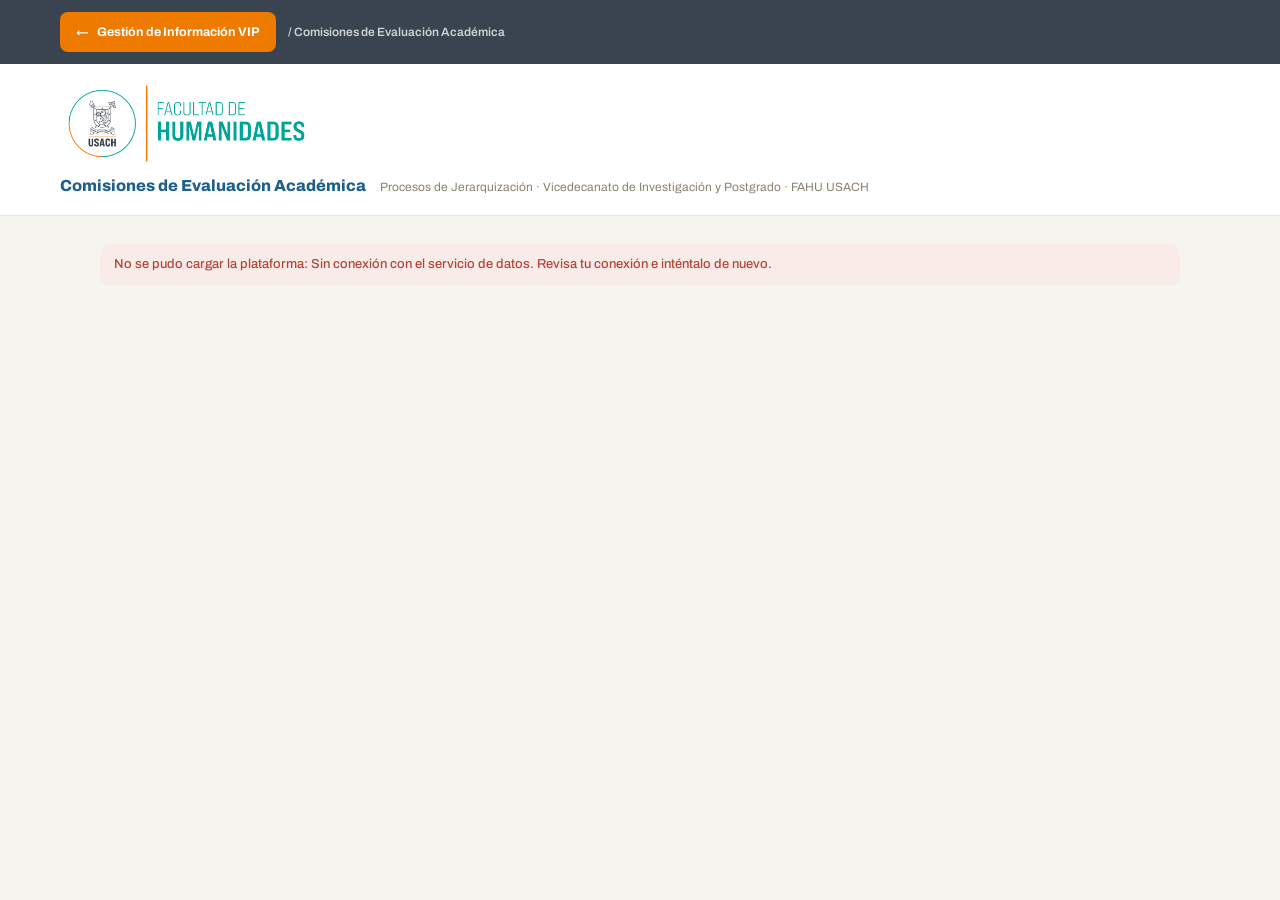
<file: comisiones-evaluacion/index.html>
<!DOCTYPE html>
<html lang="es">
<head>
<meta charset="utf-8">
<meta name="viewport" content="width=device-width, initial-scale=1">
<meta name="robots" content="noindex">
<title>Comisiones de Evaluación Académica · FAHU USACH</title>
<link rel="preconnect" href="https://fonts.googleapis.com">
<link href="https://fonts.googleapis.com/css2?family=Archivo:wght@400;600;700;800&amp;family=Spectral:ital,wght@0,400;0,600;1,400&amp;family=IBM+Plex+Mono:wght@400;600&amp;display=swap" rel="stylesheet">
<link rel="stylesheet" href="../comun/vip.css?v=20261120">
<style>
  :root{--acento:#1F5F8B}
  .login{max-width:460px;margin:clamp(16px,5vh,48px) auto}
  .google{display:flex;align-items:center;justify-content:center;gap:10px;width:100%;min-height:46px;border:1.5px solid var(--borde2);border-radius:10px;background:#fff;color:var(--tinta);font:700 14px Archivo,sans-serif;cursor:pointer}
  .google:hover{border-color:var(--teal2)}
  .google[disabled]{opacity:.55;cursor:default}
  details.equipo{margin-top:16px;border-top:1px solid #F0EDE4;padding-top:12px}
  details.equipo summary{cursor:pointer;font:600 12.5px Archivo,sans-serif;color:var(--tinta2)}
  .grilla{display:grid;grid-template-columns:repeat(2,minmax(0,1fr));gap:14px}
  .com{background:#fff;border:1px solid var(--borde);border-top:4px solid var(--acento);border-radius:12px;padding:16px 18px}
  .com.facultad,.com.especial{grid-column:1/-1;border-top-color:var(--naranja)}
  .com header{display:flex;justify-content:space-between;gap:10px;align-items:flex-start;flex-wrap:wrap;margin-bottom:8px}
  .com .sub{font:400 12px Archivo,sans-serif;color:var(--apagado)}
  .miembro{display:grid;grid-template-columns:minmax(0,1fr) auto;gap:4px 12px;padding:9px 0;border-top:1px dashed var(--borde);font:400 13.5px Archivo,sans-serif}
  .miembro:first-of-type{border-top:0}
  .miembro small{display:block;color:var(--apagado);font-size:12px}
  .res{display:flex;justify-content:space-between;align-items:center;gap:10px;padding:7px 0;border-top:1px solid #F0EDE4;font:400 13px Archivo,sans-serif}
  .controles{display:flex;gap:8px;flex-wrap:wrap;margin-top:10px}
  .linea{display:grid;grid-template-columns:120px minmax(0,1fr);gap:4px 14px;padding:10px 0;border-top:1px solid #F0EDE4;font:400 13px Archivo,sans-serif}
  .linea .f{font:600 12px 'IBM Plex Mono',monospace;color:var(--tinta2)}
  .norma h3{margin-top:18px}
  .norma p,.norma li{color:var(--tinta2);font-size:14.5px}
  .barra-fecha{display:flex;gap:10px;align-items:center;flex-wrap:wrap;margin:0 0 16px}
  .barra-fecha input,.barra-fecha select{width:auto}
  @media screen and (max-width:760px){
    .grilla{grid-template-columns:1fr}
    .linea{grid-template-columns:1fr}
    .miembro,.res{grid-template-columns:1fr;display:grid}
  }
</style>
</head>
<body>
<div class="barra">
  <a class="volver" href="/"><span aria-hidden="true">←</span>Gestión de Información VIP</a>
  <span class="miga">/ Comisiones de Evaluación Académica</span>
</div>
<header class="cabeza">
  <div>
    <a href="/" title="Ir al portal Gestión de Información VIP" style="display:inline-block;line-height:0"><img src="assets/logo-fahu.png" alt="Facultad de Humanidades · Universidad de Santiago de Chile"></a>
    <span class="titulo">Comisiones de Evaluación Académica</span>
    <span class="sub">Procesos de Jerarquización · Vicedecanato de Investigación y Postgrado · FAHU USACH</span>
  </div>
  <div class="acciones" id="sesion"></div>
</header>
<main id="app"><p class="nota">Cargando…</p></main>

<script type="module">
import { conectar, conReintento, copiarEnlace, esc, urlSegura, fechaLarga, hoyISO, avisar, traducir, modal, cerrarModal, verArchivo, nivelEn, anotar, rutaArchivo } from "../comun/vip.js?v=20261120";

const PLATAFORMA = "comisiones";
const TIPO = {
  departamento: { nombre: "Comisión de Evaluación del Departamento o Escuela", modo: "Evaluación por puntaje", esperado: 3 },
  facultad: { nombre: "Comisión de Evaluación de la Facultad", modo: "Evaluación por criterios", esperado: 3 },
  especial: { nombre: "Comisión de evaluación especial", modo: "Evalúa por criterios a los miembros de la Comisión de la Facultad", esperado: 3 }
};
const JERARQUIAS = ["Profesor Titular", "Profesor Asociado", "Profesor Asistente", "Otra"];
const ROLES = ["", "Presidente/a", "Secretario/a", "Integrante", "Suplente"];
const app = document.getElementById("app");
const st = { pestana: "vigente", com: [], res: [], int: [], unidades: [], nivel: "ninguno", fecha: hoyISO(), comHist: "" };
let sb, cfg, googleActivo = false;
const puede = () => st.nivel === "edicion" || st.nivel === "administracion";

const nombreCom = c => c.tipo === "departamento" ? c.unidad : TIPO[c.tipo].nombre;
const ordenCom = (a, b) => ({ facultad: 0, especial: 1, departamento: 2 }[a.tipo] - { facultad: 0, especial: 1, departamento: 2 }[b.tipo]) || String(a.unidad || "").localeCompare(String(b.unidad || ""), "es");
const vigenteEn = (m, f) => m.desde <= f && (!m.hasta || m.hasta >= f);
const resDe = id => st.res.find(r => r.id === id);
function refRes(r) { return r ? [r.acto, r.numero ? "N° " + r.numero : "", r.fecha ? "de " + fechaLarga(r.fecha) : ""].filter(Boolean).join(" ") : ""; }

/* ---------- Sesión ---------- */
function barraSesion(s) {
  const c = document.getElementById("sesion");
  c.innerHTML = s ? '<span class="nota">' + esc(s.user.email) + '</span><button class="btn sec chico" id="salir">Cerrar sesión</button>' : "";
  if (s) c.querySelector("#salir").onclick = async () => { await sb.auth.signOut(); iniciar(); };
}

async function revisarGoogle() {
  try {
    const r = await fetch(cfg.SUPABASE_URL + "/auth/v1/settings", { headers: { apikey: cfg.SUPABASE_ANON_KEY } });
    const d = await r.json();
    googleActivo = !!(d.external && d.external.google);
  } catch (e) { googleActivo = false; }
}

function pantallaLogin(msg, sesion) {
  barraSesion(sesion || null);
  app.innerHTML = '<div class="login"><div class="caja">' +
    '<div class="kicker">Acceso con cuenta institucional</div><h1 style="font-size:24px">Comisiones de Evaluación Académica</h1>' +
    '<p class="lead" style="font-size:14px">Composición de las comisiones que evalúan los procesos de jerarquización en la Facultad de Humanidades, con sus resoluciones de respaldo y su historial. Disponible para cuentas <b>@usach.cl</b>. No contiene evaluaciones.</p>' +
    (msg ? '<div class="aviso ' + (msg.tipo || "err") + '">' + esc(msg.texto) + "</div>" : "") +
    '<button class="google" id="google"' + (googleActivo ? "" : " disabled") + '><svg width="18" height="18" viewBox="0 0 48 48" aria-hidden="true"><path fill="#EA4335" d="M24 9.5c3.5 0 6.6 1.2 9 3.6l6.7-6.7C35.6 2.4 30.2 0 24 0 14.6 0 6.6 5.4 2.7 13.3l7.8 6.1C12.4 13.6 17.7 9.5 24 9.5z"/><path fill="#4285F4" d="M46.1 24.5c0-1.6-.1-3.1-.4-4.5H24v8.5h12.4c-.5 2.9-2.2 5.3-4.6 6.9l7.4 5.7c4.3-4 6.9-9.9 6.9-16.6z"/><path fill="#FBBC05" d="M10.5 28.6A14.5 14.5 0 0 1 9.5 24c0-1.6.3-3.1.8-4.6l-7.8-6.1A24 24 0 0 0 0 24c0 3.9.9 7.5 2.7 10.7l7.8-6.1z"/><path fill="#34A853" d="M24 48c6.5 0 11.9-2.1 15.9-5.8l-7.4-5.7c-2.1 1.4-4.8 2.3-8.5 2.3-6.3 0-11.6-4.1-13.5-9.8l-7.8 6.1C6.6 42.6 14.6 48 24 48z"/></svg>Ingresar con mi cuenta USACH</button>' +
    (googleActivo ? "" : '<p class="nota" style="margin-top:8px">El ingreso con cuenta USACH (Google) se está habilitando. Mientras tanto, solo el equipo del Vicedecanato puede entrar con su correo y contraseña.</p>') +
    '<details class="equipo"' + (googleActivo ? "" : " open") + '><summary>Equipo del Vicedecanato: correo y contraseña</summary>' +
    '<form id="fLogin" style="margin-top:12px"><div class="campo"><label for="correo">Correo</label><input id="correo" type="email" autocomplete="username" required></div>' +
    '<div class="campo"><label for="clave">Contraseña</label><input id="clave" type="password" autocomplete="current-password" required></div>' +
    '<button class="btn" type="submit">Ingresar</button></form></details>' +
    "</div></div>";
  document.getElementById("google").onclick = async () => {
    const { error } = await sb.auth.signInWithOAuth({ provider: "google", options: { redirectTo: location.origin + location.pathname + location.search, queryParams: { hd: "usach.cl", prompt: "select_account" } } });
    if (error) avisar(traducir(error.message), "err");
  };
  document.getElementById("fLogin").onsubmit = async e => {
    e.preventDefault();
    const { error } = await sb.auth.signInWithPassword({ email: document.getElementById("correo").value.trim(), password: document.getElementById("clave").value });
    if (error) return pantallaLogin({ texto: traducir(error.message) });
    iniciar();
  };
}

/* ---------- Datos ---------- */
async function cargar() {
  const [c, r, i] = await conReintento(() => Promise.all([
    sb.from("ce_comisiones").select("*"),
    sb.from("ce_resoluciones").select("*").order("fecha", { ascending: false }),
    sb.from("ce_integrantes").select("*").order("desde", { ascending: false })
  ]));
  const err = c.error || r.error || i.error;
  if (err) throw err;
  st.com = c.data.sort(ordenCom); st.res = r.data; st.int = i.data;
  if (puede() && !st.unidades.length) {
    const u = await sb.from("tr_unidades").select("nombre,activo").order("nombre");
    st.unidades = u.error ? [] : u.data.filter(x => x.activo).map(x => x.nombre);
  }
}

/* ---------- Vistas ---------- */
function pintar() {
  const tabs = [["vigente", "Composición vigente"], ["historial", "Historial"], ["norma", "Norma aplicable"]];
  app.innerHTML = '<div class="kicker">Procesos de Jerarquización</div><h1>Comisiones de Evaluación Académica</h1>' +
    '<p class="lead">Integrantes de la Comisión de Evaluación de cada Departamento o Escuela (evaluación por puntaje), de la Comisión de Evaluación de la Facultad (evaluación por criterios) y de la comisión especial, con las resoluciones que los designan y su vigencia.</p>' +
    (puede() ? '<div class="aviso ok">Tienes permiso de ' + (st.nivel === "administracion" ? "administración" : "edición") + ": puedes registrar integrantes y resoluciones.</div>" : "") +
    '<div class="pestanas" role="tablist">' + tabs.map(([id, r]) => '<button role="tab" aria-selected="' + (st.pestana === id) + '" data-tab="' + id + '">' + r + "</button>").join("") + "</div><div id=\"contenido\"></div>";
  app.querySelectorAll("[data-tab]").forEach(b => b.onclick = () => { st.pestana = b.dataset.tab; pintar(); });
  const c = document.getElementById("contenido");
  c.innerHTML = st.pestana === "vigente" ? vistaVigente() : st.pestana === "historial" ? vistaHistorial() : vistaNorma();
  const f = document.getElementById("fechaConsulta");
  if (f) f.onchange = e => { st.fecha = e.target.value || hoyISO(); pintar(); };
  const sc = document.getElementById("comHist");
  if (sc) sc.onchange = e => { st.comHist = e.target.value; pintar(); };
}

function advertencias(c, ms) {
  if (!puede()) return "";
  const a = [];
  const esp = TIPO[c.tipo].esperado;
  if (ms.length !== esp) a.push(ms.length + " de " + esp + " integrantes");
  if (c.tipo === "departamento" && ms.length) {
    const propios = ms.filter(m => m.unidad_origen && m.unidad_origen === c.unidad).length;
    const externos = ms.filter(m => m.unidad_origen && m.unidad_origen !== c.unidad).length;
    if (ms.every(m => m.unidad_origen) && (propios !== 2 || externos !== 1)) a.push("la norma pide dos integrantes de la unidad y uno de otra unidad");
  }
  if (ms.some(m => m.jerarquia && !/Titular|Asociado/.test(m.jerarquia))) a.push("hay integrantes que no son Titulares ni Asociados");
  return a.length ? '<div class="aviso av" style="margin:8px 0 0">Revisar: ' + esc(a.join("; ")) + ".</div>" : "";
}

function miembroHtml(m, conFechas) {
  const r = resDe(m.resolucion), rt = resDe(m.resolucion_termino);
  return '<div class="miembro"><span><b>' + esc(m.nombre) + "</b>" + (m.rol ? ' <span class="etq gris">' + esc(m.rol) + "</span>" : "") +
    "<small>" + esc([m.jerarquia, m.unidad_origen].filter(Boolean).join(" · ")) + "</small>" +
    "<small>" + esc((conFechas ? "Desde " + fechaLarga(m.desde) + (m.hasta ? " hasta " + fechaLarga(m.hasta) : " · sin término registrado") : (m.hasta ? "Vigente hasta " + fechaLarga(m.hasta) : "Desde " + fechaLarga(m.desde)))) +
    (r ? " · Nombrado por " + esc(refRes(r)) : "") + (rt ? " · Término: " + esc(refRes(rt)) : "") + "</small>" +
    (m.nota ? "<small>" + esc(m.nota) + "</small>" : "") + "</span>" +
    (puede() ? '<span><button class="btn sec chico" data-editar-int="' + m.id + '">Editar</button></span>' : "<span></span>") + "</div>";
}

function vistaVigente() {
  const f = st.fecha;
  const tarjeta = c => {
    const ms = st.int.filter(m => m.comision === c.id && vigenteEn(m, f)).sort((a, b) => String(a.rol || "z").localeCompare(String(b.rol || "z")) || a.nombre.localeCompare(b.nombre, "es"));
    const ultima = st.res.filter(r => r.comision === c.id)[0];
    return '<article class="com ' + c.tipo + '"><header><div><h2>' + esc(nombreCom(c)) + '</h2><div class="sub">' + esc(c.tipo === "departamento" ? TIPO.departamento.nombre + " · " + TIPO.departamento.modo : TIPO[c.tipo].modo) + "</div></div>" +
      (c.activa ? "" : '<span class="etq gris">Inactiva</span>') + "</header>" +
      (ms.length ? ms.map(m => miembroHtml(m, false)).join("") : '<p class="nota">Sin integrantes registrados a esta fecha.</p>') +
      advertencias(c, ms) +
      (ultima ? '<div class="res"><span class="nota">Última resolución: ' + esc(refRes(ultima)) + (ultima.materia ? " · " + esc(ultima.materia) : "") + "</span>" + botonRes(ultima) + "</div>" : "") +
      (puede() ? '<div class="controles"><button class="btn chico" data-nuevo-int="' + c.id + '">+ Integrante</button><button class="btn sec chico" data-nueva-res="' + c.id + '">+ Resolución</button></div>' : "") +
      "</article>";
  };
  const visibles = st.com.filter(c => c.activa || puede());
  return '<div class="barra-fecha"><label for="fechaConsulta" style="margin:0">Composición al</label><input type="date" id="fechaConsulta" value="' + esc(f) + '">' +
    (f !== hoyISO() ? '<span class="etq nar">Consulta histórica</span>' : '<span class="nota">Cambia la fecha para ver la composición en otro momento.</span>') +
    (puede() ? '<span style="flex:1"></span><button class="btn sec chico" data-nueva-com>+ Comisión de otra unidad</button>' : "") + "</div>" +
    (visibles.length ? '<div class="grilla">' + visibles.map(tarjeta).join("") + "</div>" : '<div class="vacio">No hay comisiones registradas.</div>');
}

function botonRes(r) {
  if (r.archivo) return '<span style="white-space:nowrap"><button class="btn sec chico" data-ver-res="' + r.id + '">Ver resolución</button> <button class="btn sec chico" data-copiar-res="' + r.id + '">Copiar enlace</button></span>';
  if (urlSegura(r.enlace)) return '<a class="btn sec chico" href="' + esc(r.enlace) + '" target="_blank" rel="noopener">Abrir ↗</a>';
  return "";
}

function vistaHistorial() {
  const opciones = st.com.map(c => '<option value="' + c.id + '"' + (String(c.id) === st.comHist ? " selected" : "") + ">" + esc(nombreCom(c)) + "</option>").join("");
  const sel = st.comHist ? st.com.filter(c => String(c.id) === st.comHist) : st.com;
  const bloques = sel.map(c => {
    const eventos = [];
    st.int.filter(m => m.comision === c.id).forEach(m => {
      eventos.push({ f: m.desde, html: "Ingresa <b>" + esc(m.nombre) + "</b>" + (m.jerarquia ? " (" + esc(m.jerarquia) + ")" : "") + (resDe(m.resolucion) ? " · " + esc(refRes(resDe(m.resolucion))) : "") });
      if (m.hasta) eventos.push({ f: m.hasta, html: "Termina <b>" + esc(m.nombre) + "</b>" + (resDe(m.resolucion_termino) ? " · " + esc(refRes(resDe(m.resolucion_termino))) : "") });
    });
    st.res.filter(r => r.comision === c.id && r.fecha).forEach(r => eventos.push({ f: r.fecha, html: esc(refRes(r)) + (r.materia ? ": " + esc(r.materia) : "") + " " + botonRes(r), res: true }));
    eventos.sort((a, b) => b.f.localeCompare(a.f));
    const sinFecha = st.res.filter(r => r.comision === c.id && !r.fecha);
    return '<div class="caja" style="margin-bottom:14px"><h2>' + esc(nombreCom(c)) + "</h2>" +
      (eventos.length ? eventos.map(e => '<div class="linea"><span class="f">' + esc(e.f) + "</span><span>" + (e.res ? '<span class="etq teal">Resolución</span> ' : "") + e.html + "</span></div>").join("") : '<p class="nota">Sin historial registrado.</p>') +
      (sinFecha.length ? '<p class="nota">Resoluciones sin fecha: ' + sinFecha.map(r => esc(refRes(r) || "sin número") + " " + botonRes(r)).join(" · ") + "</p>" : "") +
      (puede() && st.res.some(r => r.comision === c.id) ? '<details style="margin-top:8px"><summary class="nota" style="cursor:pointer">Editar resoluciones</summary>' + st.res.filter(r => r.comision === c.id).map(r => '<div class="res"><span>' + esc(refRes(r) || "Sin número") + "</span><button class=\"btn sec chico\" data-editar-res=\"" + r.id + '">Editar</button></div>').join("") + "</details>" : "") +
      "</div>";
  }).join("");
  return '<div class="barra-fecha"><label for="comHist" style="margin:0">Comisión</label><select id="comHist"><option value="">Todas</option>' + opciones + "</select></div>" + bloques;
}

function vistaNorma() {
  return '<div class="caja norma">' +
    '<div class="aviso av">Resumen de apoyo, no reemplaza el texto oficial. Se elaboró a partir de la copia escaneada del «Manual Proceso de Jerarquización Académica» (D.U. N° 26 de 1986, Reglamento de Carrera Académica, con las modificaciones de los D.U. N° 123 de 1987 y N° 848 de 1988). Algunos pasajes están tachados en la copia. Antes de conformar una comisión, verifique que no existan modificaciones posteriores.</div>' +
    "<h3>Comisión de Evaluación del Departamento o Escuela · por puntaje</h3>" +
    "<p>Evalúa los factores de formación y obra realizada mediante puntaje, que tiene el carácter de condición necesaria. Se integra con <b>tres académicos: dos del propio Departamento y un tercero de cualquiera otra unidad académica de la Universidad</b> (art. 34 N° 1).</p>" +
    "<h3>Comisión de Evaluación de la Facultad · por criterios</h3>" +
    "<p>Evalúa los factores de capacidad y prestigio mediante criterios, y puede aplicar criterios alternativos o complementarios dejando constancia en acta. Se integra con <b>tres académicos de la Facultad</b>. El mismo artículo regula la Comisión de Apelación de la Facultad, que conoce en primera instancia las apelaciones contra el puntaje del Departamento (art. 34 N° 2 y 3).</p>" +
    "<h3>Comisión de evaluación especial</h3>" +
    "<p>El Consejo de Facultad propone una comisión de <b>tres académicos de las dos más altas jerarquías</b> para evaluar por criterios a los miembros de la comisión de evaluación de la Facultad. Quienes el Rector designe en ella pueden integrar otras comisiones de evaluación, excepto la de la propia Facultad (art. 34 N° 6, agregado por el D.U. N° 123 de 1987).</p>" +
    "<h3>Designación, renovación e incompatibilidades</h3><ul>" +
    "<li>Los integrantes son <b>designados por el Rector</b> de entre los Profesores Titulares y Asociados de la Universidad, a proposición del respectivo Consejo de Facultad (art. 39).</li>" +
    "<li>Cada año se renueva <b>por sorteo un miembro</b> de cada comisión (art. 39).</li>" +
    "<li>No pueden integrar las comisiones de Departamento, de Facultad ni de Apelación quienes ejerzan funciones directivas, desde Director de Departamento hasta Rector, ni quienes sean miembros del Consejo de Facultad o del Consejo Académico (art. 40).</li>" +
    "<li>Ningún académico puede participar en su propia evaluación, en ninguna instancia (art. 41).</li></ul>" +
    '<p class="nota">El reglamento no regula cargos internos (presidente, secretario) ni suplentes; el campo «rol» de esta plataforma se completa solo si la resolución lo indica.</p>' +
    "</div>";
}

/* ---------- Edición ---------- */
function opcionesRes(cid, sel) {
  return '<option value="">—</option>' + st.res.filter(r => r.comision === cid).map(r => '<option value="' + r.id + '"' + (r.id === sel ? " selected" : "") + ">" + esc(refRes(r) || "Sin número") + "</option>").join("");
}

function formIntegrante(m) {
  const c = st.com.find(x => x.id === m.comision);
  const uni = [...new Set(st.unidades.concat(st.com.map(x => x.unidad).filter(Boolean)))];
  const dlg = modal('<div class="kicker">' + esc(nombreCom(c)) + "</div><h2>" + (m.id ? "Editar integrante" : "Agregar integrante") + '</h2><form id="fInt">' +
    '<div class="campo"><label for="nombre">Nombre completo *</label><input id="nombre" required value="' + esc(m.nombre) + '"></div>' +
    '<div class="fila2"><div class="campo"><label for="jerarquia">Jerarquía</label><select id="jerarquia">' + JERARQUIAS.map(j => "<option" + (j === m.jerarquia ? " selected" : "") + ">" + j + "</option>").join("") + "</select></div>" +
    '<div class="campo"><label for="unidad_origen">Unidad de origen</label><input id="unidad_origen" list="uni" value="' + esc(m.unidad_origen || (c.tipo === "departamento" && !m.id ? c.unidad : "")) + '"><datalist id="uni">' + uni.map(u => "<option>" + esc(u) + "</option>").join("") + "</datalist></div></div>" +
    '<div class="fila2"><div class="campo"><label for="desde">Desde *</label><input id="desde" type="date" required value="' + esc(m.desde) + '"></div>' +
    '<div class="campo"><label for="hasta">Hasta (vacío = vigente)</label><input id="hasta" type="date" value="' + esc(m.hasta) + '"></div></div>' +
    '<div class="fila2"><div class="campo"><label for="resolucion">Resolución de nombramiento</label><select id="resolucion">' + opcionesRes(c.id, m.resolucion) + "</select></div>" +
    '<div class="campo"><label for="resolucion_termino">Resolución de término</label><select id="resolucion_termino">' + opcionesRes(c.id, m.resolucion_termino) + "</select></div></div>" +
    '<div class="fila2"><div class="campo"><label for="rol">Rol (solo si la resolución lo indica)</label><select id="rol">' + ROLES.map(r => '<option value="' + r + '"' + (r === (m.rol || "") ? " selected" : "") + ">" + (r || "—") + "</option>").join("") + "</select></div>" +
    '<div class="campo"><label for="nota">Nota</label><input id="nota" value="' + esc(m.nota) + '"></div></div>' +
    '<p class="nota">¿Falta la resolución en la lista? Regístrala primero con «+ Resolución» en la tarjeta de la comisión.</p>' +
    '<div class="pie">' + (m.id ? '<button class="btn peligro" type="button" id="borrar">Eliminar registro</button>' : "") + '<button class="btn sec" type="button" id="cancelar">Cancelar</button><button class="btn" type="submit">Guardar</button></div></form>');
  dlg.querySelector("#cancelar").onclick = cerrarModal;
  dlg.querySelector("#fInt").onsubmit = async e => {
    e.preventDefault();
    const v = id => dlg.querySelector("#" + id).value.trim() || null;
    const fila = { comision: c.id, nombre: v("nombre"), jerarquia: v("jerarquia"), unidad_origen: v("unidad_origen"), desde: v("desde"), hasta: v("hasta"),
      resolucion: v("resolucion") ? Number(v("resolucion")) : null, resolucion_termino: v("resolucion_termino") ? Number(v("resolucion_termino")) : null, rol: v("rol"), nota: v("nota") };
    if (fila.hasta && fila.hasta < fila.desde) { avisar("La fecha de término no puede ser anterior a la de inicio.", "err"); return; }
    const r = m.id ? await sb.from("ce_integrantes").update(fila).eq("id", m.id) : await sb.from("ce_integrantes").insert(fila);
    if (r.error) { avisar(traducir(r.error.message), "err"); return; }
    await anotar(sb, "CE: ", m.id ? "Integrante editado" : "Integrante agregado", nombreCom(c) + " · " + fila.nombre);
    cerrarModal(); avisar("Guardado."); await recargar();
  };
  const b = dlg.querySelector("#borrar");
  if (b) b.onclick = async () => {
    if (!confirm("¿Eliminar este registro? Úsalo solo para corregir errores: para un término de funciones, registra la fecha «Hasta» y se conserva en el historial.")) return;
    const r = await sb.from("ce_integrantes").delete().eq("id", m.id);
    if (r.error) { avisar(traducir(r.error.message), "err"); return; }
    await anotar(sb, "CE: ", "Integrante eliminado", nombreCom(c) + " · " + m.nombre);
    cerrarModal(); avisar("Eliminado."); await recargar();
  };
}

function formResolucion(r) {
  const c = st.com.find(x => x.id === r.comision);
  const dlg = modal('<div class="kicker">' + esc(nombreCom(c)) + "</div><h2>" + (r.id ? "Editar resolución" : "Registrar resolución") + '</h2><form id="fRes">' +
    '<div class="fila3"><div class="campo"><label for="acto">Acto</label><select id="acto">' + ["Resolución", "Resolución exenta", "Decreto universitario"].map(a => "<option" + (a === r.acto ? " selected" : "") + ">" + a + "</option>").join("") + "</select></div>" +
    '<div class="campo"><label for="numero">Número</label><input id="numero" value="' + esc(r.numero) + '"></div>' +
    '<div class="campo"><label for="fecha">Fecha</label><input id="fecha" type="date" value="' + esc(r.fecha) + '"></div></div>' +
    '<div class="campo"><label for="materia">Materia</label><input id="materia" placeholder="Ej.: designa integrantes; renueva un miembro por sorteo" value="' + esc(r.materia) + '"></div>' +
    '<div class="campo"><label for="archivo">Archivo (PDF)' + (r.archivo ? " · ya cargado; sube otro solo para reemplazarlo" : "") + '</label><input id="archivo" type="file" accept="application/pdf"></div>' +
    '<div class="campo"><label for="enlace">o enlace (https://…)</label><input id="enlace" type="url" value="' + esc(r.enlace) + '"></div>' +
    '<div class="pie">' + (r.id ? '<button class="btn peligro" type="button" id="borrar">Eliminar</button>' : "") + '<button class="btn sec" type="button" id="cancelar">Cancelar</button><button class="btn" type="submit" id="guardar">Guardar</button></div></form>');
  dlg.querySelector("#cancelar").onclick = cerrarModal;
  dlg.querySelector("#fRes").onsubmit = async e => {
    e.preventDefault();
    const g = dlg.querySelector("#guardar"); g.disabled = true;
    try {
      const v = id => dlg.querySelector("#" + id).value.trim() || null;
      const fila = { comision: c.id, acto: v("acto"), numero: v("numero"), fecha: v("fecha"), materia: v("materia"), enlace: v("enlace") };
      if (fila.enlace && !urlSegura(fila.enlace)) throw new Error("El enlace debe empezar con https://");
      const f = dlg.querySelector("#archivo").files[0];
      if (f) {
        if (f.type !== "application/pdf") throw new Error("El archivo debe ser PDF.");
        if (f.size > 25 * 1024 * 1024) throw new Error("El PDF supera 25 MB.");
        const ruta = rutaArchivo("comision-" + c.id, f.name);
        const up = await sb.storage.from(cfg.BUCKET).upload(ruta, f, { contentType: "application/pdf", upsert: false });
        if (up.error) throw up.error;
        fila.archivo = ruta;
      }
      const q = r.id ? await sb.from("ce_resoluciones").update(fila).eq("id", r.id) : await sb.from("ce_resoluciones").insert(fila);
      if (q.error) throw q.error;
      if (f && r.archivo) await sb.storage.from(cfg.BUCKET).remove([r.archivo]);
      await anotar(sb, "CE: ", r.id ? "Resolución editada" : "Resolución registrada", nombreCom(c) + " · " + refRes(fila));
      cerrarModal(); avisar("Guardado."); await recargar();
    } catch (err) { avisar(traducir(err.message), "err"); g.disabled = false; }
  };
  const b = dlg.querySelector("#borrar");
  if (b) b.onclick = async () => {
    if (!confirm("¿Eliminar esta resolución y su archivo? Los integrantes asociados quedarán sin resolución.")) return;
    const q = await sb.from("ce_resoluciones").delete().eq("id", r.id);
    if (q.error) { avisar(traducir(q.error.message), "err"); return; }
    if (r.archivo) await sb.storage.from(cfg.BUCKET).remove([r.archivo]);
    await anotar(sb, "CE: ", "Resolución eliminada", nombreCom(c) + " · " + refRes(r));
    cerrarModal(); avisar("Eliminada."); await recargar();
  };
}

function formComision() {
  const existentes = st.com.filter(c => c.tipo === "departamento").map(c => c.unidad);
  const libres = st.unidades.filter(u => !existentes.includes(u));
  const dlg = modal('<h2>Comisión de otra unidad</h2><p class="nota">Las comisiones de Facultad, especial y de cada Departamento o Escuela activa ya están creadas. Agrega aquí una unidad nueva.</p><form id="fCom">' +
    '<div class="campo"><label for="unidad">Nombre de la unidad *</label><input id="unidad" required list="libres"><datalist id="libres">' + libres.map(u => "<option>" + esc(u) + "</option>").join("") + "</datalist></div>" +
    '<div class="pie"><button class="btn sec" type="button" id="cancelar">Cancelar</button><button class="btn" type="submit">Crear</button></div></form>');
  dlg.querySelector("#cancelar").onclick = cerrarModal;
  dlg.querySelector("#fCom").onsubmit = async e => {
    e.preventDefault();
    const unidad = dlg.querySelector("#unidad").value.trim();
    const r = await sb.from("ce_comisiones").insert({ tipo: "departamento", unidad });
    if (r.error) { avisar(traducir(r.error.message), "err"); return; }
    await anotar(sb, "CE: ", "Comisión creada", unidad);
    cerrarModal(); avisar("Comisión creada."); await recargar();
  };
}

async function verResolucion(id) {
  const r = resDe(id);
  const { data, error } = await sb.storage.from(cfg.BUCKET).createSignedUrl(r.archivo, 3600);
  if (error) { avisar(traducir(error.message), "err"); return; }
  verArchivo(data.signedUrl, refRes(r) || "Resolución", { enlace: enlaceRes(id), nota: NOTA_ENLACE });
}
// El depósito es privado: el enlace apunta a la plataforma (?res=ID) y exige iniciar sesión; no entrega el archivo por sí solo.
const NOTA_ENLACE = "Quien lo abra debe iniciar sesión con su cuenta @usach.cl.";
const enlaceRes = id => location.origin + location.pathname + "?res=" + id;
let compartidoAbierto = false;
function abrirCompartido() {
  if (compartidoAbierto) return;
  const id = Number(new URLSearchParams(location.search).get("res"));
  if (!id) return;
  compartidoAbierto = true;
  if (resDe(id) && resDe(id).archivo) verResolucion(id);
  else avisar("La resolución del enlace ya no está disponible.", "err");
}

document.addEventListener("click", e => {
  const t = e.target.closest("[data-nuevo-int],[data-editar-int],[data-nueva-res],[data-editar-res],[data-ver-res],[data-nueva-com],[data-copiar-res]");
  if (!t) return;
  if (t.dataset.copiarRes) return copiarEnlace(enlaceRes(Number(t.dataset.copiarRes)), NOTA_ENLACE);
  if (t.dataset.verRes) return verResolucion(Number(t.dataset.verRes));
  if (!puede()) return;
  if (t.dataset.nuevoInt) return formIntegrante({ comision: Number(t.dataset.nuevoInt), jerarquia: "Profesor Titular", desde: hoyISO() });
  if (t.dataset.editarInt) return formIntegrante(st.int.find(x => x.id === Number(t.dataset.editarInt)));
  if (t.dataset.nuevaRes) return formResolucion({ comision: Number(t.dataset.nuevaRes), acto: "Resolución" });
  if (t.dataset.editarRes) return formResolucion(st.res.find(x => x.id === Number(t.dataset.editarRes)));
  if ("nuevaCom" in t.dataset) return formComision();
});

async function recargar() {
  try { await cargar(); pintar(); } catch (e) { avisar("No se pudo actualizar: " + traducir(e.message), "err"); }
}

async function iniciar() {
  try {
    if (!sb) { ({ sb, cfg } = await conectar(new URL("./data/supabase/config.js?v=20261104", location.href).href)); await revisarGoogle(); }
    // Errores devueltos por el ingreso con Google (p. ej. cuenta que no es @usach.cl)
    const q = new URLSearchParams(location.hash.slice(1) || location.search);
    if (q.get("error_description")) {
      history.replaceState(null, "", location.pathname);
      return pantallaLogin({ texto: /invitaci/i.test(q.get("error_description")) ? "Solo pueden ingresar cuentas @usach.cl." : traducir(q.get("error_description")) });
    }
    const acc = await nivelEn(sb, PLATAFORMA);
    if (!acc.sesion) return pantallaLogin();
    barraSesion(acc.sesion);
    st.nivel = acc.nivel;
    await cargar();
    if (!st.com.length && !puede()) {
      const correo = String(acc.sesion.user.email || "");
      return pantallaLogin({ tipo: "av", sesion: acc.sesion, texto: /@usach\.cl$/i.test(correo)
        ? "Tu sesión (" + correo + ") no tiene acceso. Ingresa con el botón «Ingresar con mi cuenta USACH»; las cuentas con contraseña son solo del equipo."
        : "Solo pueden ingresar cuentas @usach.cl. Cierra la sesión de " + correo + " e ingresa con tu cuenta USACH." }, acc.sesion);
    }
    pintar();
    abrirCompartido();
  } catch (e) {
    app.innerHTML = '<div class="aviso err">No se pudo cargar la plataforma: ' + esc(traducir(e.message)) + "</div>";
  }
}
iniciar();
</script>
</body>
</html>
</file>
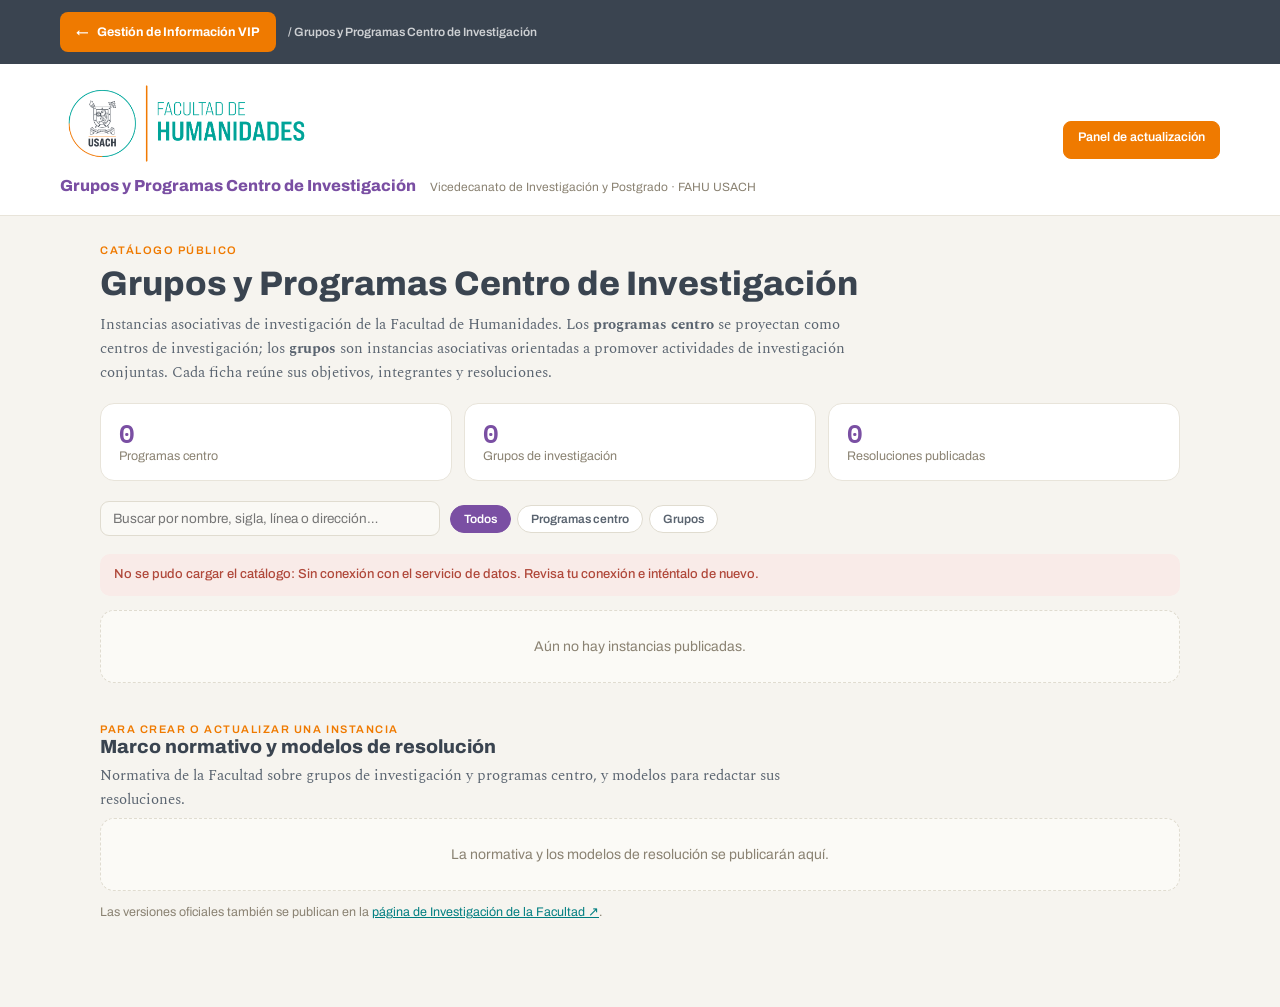
<file: grupos-investigacion/index.html>
<!DOCTYPE html>
<html lang="es">
<head>
<meta charset="utf-8">
<meta name="viewport" content="width=device-width, initial-scale=1">
<title>Grupos y Programas Centro de Investigación · FAHU USACH</title>
<meta name="description" content="Catálogo público de los grupos y programas centro de investigación de la Facultad de Humanidades USACH: objetivos, integrantes y resoluciones.">
<link rel="preconnect" href="https://fonts.googleapis.com">
<link href="https://fonts.googleapis.com/css2?family=Archivo:wght@400;600;700;800&amp;family=Spectral:ital,wght@0,400;0,600;1,400&amp;family=IBM+Plex+Mono:wght@400;600&amp;display=swap" rel="stylesheet">
<link rel="stylesheet" href="../comun/vip.css?v=20261120">
<style>
  :root{--acento:#7A4FA3;--acento-f:#F1EAF7}
  .filtros{display:flex;gap:10px;flex-wrap:wrap;align-items:center;margin:20px 0 18px}
  .filtros input{max-width:340px}
  .filtros select{width:auto;min-width:170px}
  .chips{display:flex;gap:6px;flex-wrap:wrap}
  .chip{border:1.5px solid var(--borde2);background:#fff;border-radius:20px;padding:6px 13px;font:600 12px Archivo,sans-serif;color:var(--tinta2);cursor:pointer}
  .chip[aria-pressed="true"]{background:var(--acento);border-color:var(--acento);color:#fff}
  .resumen{display:grid;grid-template-columns:repeat(3,minmax(0,1fr));gap:12px;margin:18px 0 6px}
  .resumen .caja{padding:14px 18px}
  .cifra{font:600 26px 'IBM Plex Mono',monospace;color:var(--acento);line-height:1.1}
  .tarjetas{display:grid;grid-template-columns:repeat(auto-fill,minmax(300px,1fr));gap:14px}
  .tar{display:flex;flex-direction:column;gap:10px;background:#fff;border:1px solid var(--borde);border-top:4px solid var(--acento);border-radius:14px;padding:18px 20px;text-decoration:none;color:inherit;transition:transform .15s ease-out,box-shadow .15s ease-out}
  .tar.grupo{border-top-color:var(--teal2)}
  .tar:hover{transform:translateY(-2px);box-shadow:0 10px 26px rgba(58,68,80,.10);color:inherit}
  .tar .sig{font:800 26px/1 Archivo,sans-serif;color:var(--acento);letter-spacing:.01em}
  .tar.grupo .sig{color:var(--teal)}
  .tar .nom{font:700 15px/1.3 Archivo,sans-serif;color:var(--tinta)}
  .tar .meta{font:400 12.5px/1.5 Archivo,sans-serif;color:var(--apagado)}
  .tar .pie{display:flex;justify-content:space-between;align-items:center;gap:8px;margin-top:auto;font:600 12px Archivo,sans-serif;color:var(--acento)}
  /* Ficha */
  .migas{font:600 12.5px Archivo,sans-serif;margin-bottom:14px}
  .ficha-cab{display:grid;grid-template-columns:minmax(0,1fr) auto;gap:16px;align-items:start;margin-bottom:22px}
  .ficha-cab .sig{font:800 clamp(34px,5vw,48px)/1 Archivo,sans-serif;color:var(--acento)}
  .ficha-cab.grupo .sig{color:var(--teal)}
  .ficha{display:grid;grid-template-columns:minmax(0,1.6fr) minmax(0,1fr);gap:22px;align-items:start}
  .ficha section{margin:0 0 22px}
  .ficha h2{font-size:15px;letter-spacing:.02em;margin-bottom:10px}
  .ficha p,.ficha li{color:var(--tinta2);font-size:15px}
  .ficha ul{padding-left:20px;margin:6px 0}
  .dato{font:400 13px/1.5 Archivo,sans-serif;margin-bottom:10px}
  .dato b{display:block;font:600 11px Archivo,sans-serif;letter-spacing:.06em;text-transform:uppercase;color:var(--apagado)}
  .rol{font:700 11px Archivo,sans-serif;letter-spacing:.06em;text-transform:uppercase;color:var(--apagado);margin:14px 0 4px}
  .persona{font:400 13.5px/1.45 Archivo,sans-serif;padding:5px 0;border-top:1px dashed var(--borde)}
  .persona small{display:block;color:var(--apagado);font-size:12px}
  .linea-t{position:relative;padding-left:20px}
  .linea-t::before{content:"";position:absolute;left:6px;top:6px;bottom:6px;width:2px;background:var(--borde)}
  .hito{position:relative;padding:0 0 14px}
  .hito::before{content:"";position:absolute;left:-19px;top:6px;width:10px;height:10px;border-radius:50%;background:var(--acento);border:2px solid #fff;box-shadow:0 0 0 1px var(--borde)}
  .hito .cab{display:flex;gap:8px;align-items:center;flex-wrap:wrap;font:600 12px 'IBM Plex Mono',monospace;color:var(--tinta2)}
  .hito .tit{font:600 14px/1.4 Archivo,sans-serif;color:var(--tinta);margin:3px 0 2px}
  .hito.no-vigente::before{background:#C9C2B2}
  .hito.no-vigente .tit{color:var(--tinta2)}
  .hito .num.vig{color:var(--aviso)}
  .cat-res{margin:0 0 18px}
  .cat-res h3{font:700 13px Archivo,sans-serif;letter-spacing:.04em;text-transform:uppercase;color:var(--tinta2);margin:0 0 10px;padding-bottom:6px;border-bottom:1px solid var(--borde)}
  .cat-res .cuenta{font:600 11px 'IBM Plex Mono',monospace;color:var(--apagado);margin-left:4px}
  .cat-res > .nota{margin:0 0 4px}
  .hito .num{font:400 12px Archivo,sans-serif;color:var(--apagado)}
  .hito .acc{margin-top:6px}
  .refs{display:grid;grid-template-columns:repeat(2,minmax(0,1fr));gap:12px}
  .ref{display:flex;justify-content:space-between;align-items:center;gap:12px;background:#fff;border:1px solid var(--borde);border-radius:10px;padding:12px 16px}
  .marco{margin-top:40px}
  @media screen and (max-width:900px){ .ficha{grid-template-columns:1fr} }
  @media screen and (max-width:760px){
    .resumen{grid-template-columns:1fr}
    .refs{grid-template-columns:1fr}
    .filtros input,.filtros select{max-width:none;width:100%}
    .ref{flex-direction:column;align-items:flex-start}
    .ficha-cab{grid-template-columns:1fr}
  }
</style>
</head>
<body>
<div class="barra">
  <a class="volver" href="/"><span aria-hidden="true">←</span>Gestión de Información VIP</a>
  <span class="miga">/ Grupos y Programas Centro de Investigación</span>
</div>
<header class="cabeza">
  <div>
    <a href="/" title="Ir al portal Gestión de Información VIP" style="display:inline-block;line-height:0"><img src="assets/logo-fahu.png" alt="Facultad de Humanidades · Universidad de Santiago de Chile"></a>
    <span class="titulo">Grupos y Programas Centro de Investigación</span>
    <span class="sub">Vicedecanato de Investigación y Postgrado · FAHU USACH</span>
  </div>
  <div class="acciones"><a class="btn nar" href="admin.html">Panel de actualización</a></div>
</header>

<main id="app"><p class="nota">Cargando…</p></main>

<script type="module">
import { conectar, conReintento, esc, urlSegura, fechaLarga, hoyISO, normalizar, verArchivo, copiarEnlace, traducir } from "../comun/vip.js?v=20261120";

const TIPO_DOC = { creacion: "Creación", modificacion: "Modificación", nombramiento: "Designación de dirección", normativa_interna: "Norma interna", integrantes: "Integrantes", otro: "Otro" };
// Resoluciones organizadas en cuatro tipos; la designación de dirección se muestra dentro de «Integrantes».
const CATEGORIAS = [
  ["Creación", ["creacion"], "Sin resolución de creación publicada."],
  ["Modificación", ["modificacion"], "Sin modificaciones."],
  ["Normas internas", ["normativa_interna"], "Sin normas internas publicadas."],
  ["Integrantes", ["integrantes", "nombramiento"], "Sin resoluciones de integrantes publicadas."]
];
const TIPO_REF = { reglamento: "Normativa", modelo: "Modelo de resolución", otro: "Documento de referencia" };
const est = { inst: [], docs: [], ints: [], refs: [], tipo: "", q: "", unidad: "", error: "" };
const app = document.getElementById("app");
let sb;

const clave = i => i.sigla || String(i.id);
const plural = (n, uno, varios) => n + " " + (n === 1 ? uno : varios);
const anio = f => String(f || "").slice(0, 4);
const esDireccion = r => /^(director|directora|coordinador|coordinadora)/i.test(r || "");
function direccionDe(id) {
  const ds = est.ints.filter(p => p.instancia === id && p.oficial && esDireccion(p.rol)).sort((a, b) => String(b.desde || "").localeCompare(String(a.desde || "")));
  return ds[0] || null;
}

/* ---------- Catálogo ---------- */
function vistaCatalogo() {
  const q = normalizar(est.q);
  const lista = est.inst.filter(i =>
    (!est.tipo || i.tipo === est.tipo) && (!est.unidad || i.unidad === est.unidad) &&
    (!q || normalizar([i.nombre, i.sigla, i.unidad, i.lineas, i.objetivo_general, (direccionDe(i.id) || {}).nombre].join(" ")).includes(q)));
  const unidades = [...new Set(est.inst.map(x => x.unidad).filter(Boolean))].sort((a, b) => a.localeCompare(b, "es"));
  app.innerHTML =
    '<div class="kicker">Catálogo público</div><h1>Grupos y Programas Centro de Investigación</h1>' +
    '<p class="lead">Instancias asociativas de investigación de la Facultad de Humanidades. Los <b>programas centro</b> se proyectan como centros de investigación; los <b>grupos</b> son instancias asociativas orientadas a promover actividades de investigación conjuntas. Cada ficha reúne sus objetivos, integrantes y resoluciones.</p>' +
    '<div class="resumen"><div class="caja"><div class="cifra">' + est.inst.filter(i => i.tipo === "programa_centro").length + '</div><div class="nota">Programas centro</div></div>' +
    '<div class="caja"><div class="cifra">' + est.inst.filter(i => i.tipo === "grupo").length + '</div><div class="nota">Grupos de investigación</div></div>' +
    '<div class="caja"><div class="cifra">' + est.docs.length + '</div><div class="nota">Resoluciones publicadas</div></div></div>' +
    '<div class="filtros" role="search"><label class="sr" for="q">Buscar</label><input id="q" type="search" value="' + esc(est.q) + '" placeholder="Buscar por nombre, sigla, línea o dirección…">' +
    '<div class="chips" role="group" aria-label="Tipo">' + [["", "Todos"], ["programa_centro", "Programas centro"], ["grupo", "Grupos"]].map(([v, r]) => '<button class="chip" data-tipo="' + v + '" aria-pressed="' + (est.tipo === v) + '">' + r + "</button>").join("") + "</div>" +
    (unidades.length > 1 ? '<label class="sr" for="unidad">Unidad</label><select id="unidad"><option value="">Todas las unidades</option>' + unidades.map(u => "<option" + (u === est.unidad ? " selected" : "") + ">" + esc(u) + "</option>").join("") + "</select>" : "") + "</div>" +
    (est.error ? '<div class="aviso err">' + esc(est.error) + "</div>" : "") +
    (!est.inst.length ? '<div class="vacio">Aún no hay instancias publicadas.</div>'
      : !lista.length ? '<div class="vacio">Ninguna instancia coincide con la búsqueda.</div>'
      : '<div class="tarjetas">' + lista.map(tarjeta).join("") + "</div>") +
    marcoNormativo();
  const q2 = document.getElementById("q");
  q2.oninput = e => { est.q = e.target.value; const pos = e.target.selectionStart; vistaCatalogo(); const n = document.getElementById("q"); n.focus(); n.setSelectionRange(pos, pos); };
  const u = document.getElementById("unidad"); if (u) u.onchange = e => { est.unidad = e.target.value; vistaCatalogo(); };
}

function tarjeta(i) {
  const d = direccionDe(i.id);
  return '<a class="tar' + (i.tipo === "grupo" ? " grupo" : "") + '" href="?i=' + encodeURIComponent(clave(i)) + '" data-ir="' + esc(clave(i)) + '">' +
    '<div style="display:flex;justify-content:space-between;align-items:flex-start;gap:8px"><span class="sig">' + esc(i.sigla || "") + "</span>" +
    (i.tipo === "programa_centro" ? '<span class="etq nar">Programa centro</span>' : '<span class="etq teal">Grupo</span>') + "</div>" +
    '<span class="nom">' + esc(i.nombre) + "</span>" +
    '<span class="meta">' + [d ? (d.rol + ": " + d.nombre) : "", i.unidad, i.fecha_creacion ? "Creado en " + anio(i.fecha_creacion) : ""].filter(Boolean).map(esc).join("<br>") + "</span>" +
    '<span class="pie"><span>' + plural(est.docs.filter(x => x.instancia === i.id).length, "resolución", "resoluciones") + " · " + plural(est.ints.filter(x => x.instancia === i.id).length, "integrante", "integrantes") + "</span><span>Ver ficha →</span></span></a>";
}

function marcoNormativo() {
  return '<section class="marco" aria-labelledby="t-ref"><div class="kicker">Para crear o actualizar una instancia</div><h2 id="t-ref">Marco normativo y modelos de resolución</h2>' +
    '<p class="lead">Normativa de la Facultad sobre grupos de investigación y programas centro, y modelos para redactar sus resoluciones.</p>' +
    (est.refs.length ? '<div class="refs">' + est.refs.map(r => {
      const pdf = urlSegura(r.pdf), enl = urlSegura(r.enlace);
      const acc = pdf ? '<span style="white-space:nowrap"><button class="btn sec chico" data-ver="' + esc(pdf) + '" data-titulo="' + esc(r.titulo) + '" data-enlace="' + esc(enlaceRef(r)) + '">Ver</button> <button class="btn sec chico" data-copiar="' + esc(enlaceRef(r)) + '">Copiar enlace</button></span>' : enl ? '<a class="btn sec chico" href="' + esc(enl) + '" target="_blank" rel="noopener">Abrir ↗</a>' : "";
      return '<div class="ref"><span><span class="etq ' + (r.tipo === "modelo" ? "nar" : "teal") + '">' + esc(TIPO_REF[r.tipo] || "") + '</span><br><b style="font:700 14px Archivo,sans-serif">' + esc(r.titulo) + "</b>" + (r.descripcion ? '<br><span class="nota">' + esc(r.descripcion) + "</span>" : "") + "</span>" + acc + "</div>";
    }).join("") + "</div>" : '<div class="vacio">La normativa y los modelos de resolución se publicarán aquí.</div>') +
    '<p class="nota" style="margin-top:12px">Las versiones oficiales también se publican en la <a href="https://fahu.usach.cl/investigacion/" target="_blank" rel="noopener">página de Investigación de la Facultad ↗</a>.</p></section>';
}

/* ---------- Ficha ---------- */
function vistaFicha(k) {
  const i = est.inst.find(x => clave(x).toLowerCase() === String(k).toLowerCase());
  if (!i) { app.innerHTML = '<div class="migas"><a href="./" data-ir="">← Todas las instancias</a></div><div class="vacio">No encontramos esa instancia. Puede que aún no esté publicada.</div>'; return; }
  document.title = (i.sigla ? i.sigla + " · " : "") + i.nombre + " · FAHU USACH";
  const hoy = hoyISO();
  const ps = est.ints.filter(p => p.instancia === i.id);
  const dir = direccionDe(i.id);
  const vigentes = ps.filter(p => p.oficial && p !== dir && !esDireccion(p.rol) && (!p.hasta || p.hasta >= hoy));
  const grupos = [
    ["Investigadores e investigadoras", p => /^investigador(a)?$/i.test(p.rol) || /asociad/i.test(p.rol)],
    ["Colaboradores y colaboradoras", p => /colaborador/i.test(p.rol)],
    ["Integrantes fundadores", p => /fundador/i.test(p.rol)],
    ["Integrantes", () => true]
  ];
  const usados = new Set();
  const bloques = grupos.map(([t, f]) => {
    const l = vigentes.filter(p => !usados.has(p.id) && f(p)).sort((a, b) => (a.orden - b.orden) || a.nombre.localeCompare(b.nombre, "es"));
    l.forEach(p => usados.add(p.id));
    return l.length ? '<div class="rol">' + t + "</div>" + l.map(persona).join("") : "";
  }).join("");
  const declarados = ps.filter(p => !p.oficial).sort((a, b) => a.nombre.localeCompare(b.nombre, "es"));
  const docs = est.docs.filter(d => d.instancia === i.id).sort((a, b) => String(a.fecha || "").localeCompare(String(b.fecha || "")));
  const sitio = urlSegura(i.sitio);
  app.innerHTML =
    '<div class="migas"><a href="./" data-ir="">← Todas las instancias</a></div>' +
    '<div class="ficha-cab' + (i.tipo === "grupo" ? " grupo" : "") + '"><div>' +
      '<div class="kicker">' + (i.tipo === "programa_centro" ? "Programa centro" : "Grupo de investigación") + " · Facultad de Humanidades</div>" +
      (i.sigla ? '<div class="sig">' + esc(i.sigla) + "</div>" : "") + '<h1 style="margin-top:6px">' + esc(i.nombre) + "</h1></div>" +
      (sitio ? '<a class="btn sec" href="' + esc(sitio) + '" target="_blank" rel="noopener">Sitio web ↗</a>' : "") + "</div>" +
    '<div class="ficha"><div>' +
      (i.descripcion ? '<section><h2>Presentación</h2><p>' + esc(i.descripcion) + "</p></section>" : "") +
      (i.objetivo_general || (i.objetivos_especificos || []).length ? '<section><h2>Objetivos</h2>' + (i.objetivo_general ? "<p><b>General.</b> " + esc(i.objetivo_general) + "</p>" : "") +
        ((i.objetivos_especificos || []).length ? "<p><b>Específicos.</b></p><ul>" + i.objetivos_especificos.map(o => "<li>" + esc(o) + "</li>").join("") + "</ul>" : "") + "</section>" : "") +
      (i.lineas ? '<section><h2>Líneas de investigación</h2><ul>' + i.lineas.split(/;\s*/).filter(Boolean).map(l => "<li>" + esc(l) + "</li>").join("") + "</ul></section>" : "") +
      ((i.actividades || []).length ? '<section><h2>Actividades destacadas</h2><ul>' + i.actividades.map(a => "<li>" + esc(a) + "</li>").join("") + "</ul></section>" : "") +
      '<section><h2>Resoluciones</h2>' + (docs.length ? '<p class="nota" style="margin:-4px 0 12px">' + [plural(docs.filter(x => x.vigente).length, "vigente", "vigentes"), docs.some(x => !x.vigente) ? plural(docs.filter(x => !x.vigente).length, "no vigente", "no vigentes") : ""].filter(Boolean).join(" · ") + "</p>" : "") + CATEGORIAS.concat([["Otros documentos", ["otro"], ""]]).map(([rot, tipos, vacio]) => {
        const ds = docs.filter(d => tipos.includes(d.tipo));
        if (!ds.length && !vacio) return "";
        return '<div class="cat-res"><h3>' + rot + (ds.length ? ' <span class="cuenta">' + ds.length + "</span>" : "") + "</h3>" +
          (ds.length ? '<div class="linea-t">' + ds.map(hito).join("") + "</div>" : '<p class="nota">' + vacio + "</p>") + "</div>";
      }).join("") + "</section>" +
    '</div><aside><div class="caja">' +
      (dir ? '<div class="dato"><b>' + esc(dir.rol) + "</b>" + esc(dir.nombre) + "</div>" : "") +
      (i.unidad ? '<div class="dato"><b>Unidad</b>' + esc(i.unidad) + "</div>" : "") +
      (i.fecha_creacion ? '<div class="dato"><b>Creación</b>' + esc(fechaLarga(i.fecha_creacion)) + "</div>" : "") +
      (i.contacto ? '<div class="dato"><b>Contacto</b>' + esc(i.contacto) + "</div>" : "") +
      '<h2 style="margin-top:16px">Integrantes</h2>' + (bloques || '<p class="nota">' + (dir ? "Aún no hay otros integrantes designados por resolución." : "Sin integrantes registrados por resolución.") + "</p>") +
      (declarados.length ? '<div class="rol">Declarados por la instancia</div><p class="nota" style="margin:0 0 4px">Informados por la propia instancia; aún sin resolución.</p>' + declarados.map(persona).join("") : "") +
    "</div></aside></div>";
  window.scrollTo(0, 0);
}

function persona(p) {
  return '<div class="persona">' + esc(p.nombre) + (p.rol && !/^integrante$/i.test(p.rol) ? " <small>" + esc(p.rol) + (p.linea ? " · " + esc(p.linea) : "") + "</small>" : p.linea ? "<small>" + esc(p.linea) + "</small>" : "") + "</div>";
}

// Enlaces para compartir: abren la plataforma con el documento en el visor (si el PDF se reemplaza, el enlace sigue sirviendo).
const base = () => location.origin + location.pathname;
function enlaceDoc(d) { const i = est.inst.find(x => x.id === d.instancia); return base() + "?i=" + encodeURIComponent(i ? clave(i) : "") + "&doc=" + d.id; }
const enlaceRef = r => base() + "?ref=" + r.id;
const refDoc = d => d ? [d.tipo_acto, d.numero ? "N° " + d.numero : "", d.fecha ? "de " + fechaLarga(d.fecha) : ""].filter(Boolean).join(" ") : "";
function hito(d) {
  const tit = d.titulo || TIPO_DOC[d.tipo] || "Resolución";
  const url = urlSegura(d.pdf), enl = urlSegura(d.enlace);
  const reemplazo = est.docs.find(x => x.id === d.reemplazada_por);
  const reemplaza = est.docs.filter(x => x.reemplazada_por === d.id);
  const vig = d.vigente
    ? '<span class="etq ok">Vigente</span>'
    : '<span class="etq gris">No vigente</span>';
  const detalleVig = d.vigente ? "" : [d.vigente_hasta ? "Rigió hasta el " + fechaLarga(d.vigente_hasta) : "", d.vigencia_motivo, reemplazo ? "Reemplazada por " + refDoc(reemplazo) : ""].filter(Boolean).join(" · ");
  return '<div class="hito' + (d.vigente ? "" : " no-vigente") + '"><div class="cab"><span>' + esc(d.fecha ? fechaLarga(d.fecha) : "Sin fecha") + '</span>' + (d.tipo === "nombramiento" ? '<span class="etq teal">Designación de dirección</span>' : "") + vig + "</div>" +
    '<div class="tit">' + esc(tit) + "</div>" +
    '<div class="num">' + esc([d.tipo_acto, d.numero ? "N° " + d.numero : ""].filter(Boolean).join(" ")) + (d.fecha_efecto && d.fecha_efecto !== d.fecha ? " · rige desde el " + esc(fechaLarga(d.fecha_efecto)) : "") + "</div>" +
    (detalleVig ? '<div class="num vig">' + esc(detalleVig) + "</div>" : "") +
    (reemplaza.length ? '<div class="num">Reemplaza a ' + reemplaza.map(x => esc(refDoc(x))).join("; ") + "</div>" : "") +
    (url ? '<div class="acc"><button class="btn sec chico" data-ver="' + esc(url) + '" data-titulo="' + esc(tit) + '" data-enlace="' + esc(enlaceDoc(d)) + '">Ver resolución</button> <button class="btn sec chico" data-copiar="' + esc(enlaceDoc(d)) + '">Copiar enlace</button></div>'
      : enl ? '<div class="acc"><a class="btn sec chico" href="' + esc(enl) + '" target="_blank" rel="noopener">Abrir ↗</a></div>' : "") + "</div>";
}

/* ---------- Navegación ---------- */
function pintar() {
  const k = new URLSearchParams(location.search).get("i");
  if (new URLSearchParams(location.search).get("previa") && !document.getElementById("avisoPrevia")) {
    const a = document.createElement("div"); a.id = "avisoPrevia"; a.className = "aviso av"; a.style.cssText = "margin:0;border-radius:0;text-align:center";
    a.textContent = "Vista previa del equipo: se muestran también las instancias no publicadas.";
    document.body.insertBefore(a, document.body.firstChild);
  }
  if (k) vistaFicha(k); else { document.title = "Grupos y Programas Centro de Investigación · FAHU USACH"; vistaCatalogo(); }
}
document.addEventListener("click", e => {
  const ir = e.target.closest("[data-ir]");
  if (ir && !e.metaKey && !e.ctrlKey && !e.shiftKey) {
    e.preventDefault();
    const previa = new URLSearchParams(location.search).get("previa") ? "previa=1" : "";
    history.pushState(null, "", ir.dataset.ir ? "?i=" + encodeURIComponent(ir.dataset.ir) + (previa ? "&" + previa : "") : location.pathname + (previa ? "?" + previa : ""));
    pintar(); return;
  }
  const ver = e.target.closest("[data-ver]");
  if (ver) { verArchivo(ver.dataset.ver, ver.dataset.titulo, ver.dataset.enlace ? { enlace: ver.dataset.enlace } : null); return; }
  const cop = e.target.closest("[data-copiar]");
  if (cop) { copiarEnlace(cop.dataset.copiar); return; }
  const chip = e.target.closest("[data-tipo]");
  if (chip) { est.tipo = chip.dataset.tipo; vistaCatalogo(); }
});
window.addEventListener("popstate", pintar);

async function cargar() {
  try {
    // Público: sin sesión. Vista previa (?previa=1): con la sesión del panel, para ver borradores.
    const previa = !!new URLSearchParams(location.search).get("previa");
    if (!sb) sb = (await conectar(new URL("./data/supabase/config.js?v=20261104", location.href).href, { anonimo: !previa })).sb;
    const [i, d, p, r] = await conReintento(() => Promise.all([
      // ?previa=1: el equipo con acceso a «grupos» ve también los borradores (la base solo los entrega a esas cuentas)
      (new URLSearchParams(location.search).get("previa") ? sb.from("gi_instancias").select("*") : sb.from("gi_instancias").select("*").eq("publicado", true)).order("nombre"),
      sb.from("gi_documentos").select("*"),
      sb.from("gi_integrantes").select("*"),
      sb.from("gi_referencias").select("*").order("orden").order("titulo")
    ]));
    const err = i.error || d.error || p.error || r.error;
    if (err) throw err;
    const ids = new Set(i.data.map(x => x.id));
    est.inst = i.data; est.docs = d.data.filter(x => ids.has(x.instancia)); est.ints = p.data.filter(x => ids.has(x.instancia)); est.refs = r.data; est.error = "";
  } catch (e) { est.error = "No se pudo cargar el catálogo: " + traducir(e.message); }
  pintar();
  abrirCompartido();
}
// Enlace compartido (?doc=ID o ?ref=ID): abre ese documento en el visor, una sola vez.
let compartidoAbierto = false;
function abrirCompartido() {
  if (compartidoAbierto) return;
  const q = new URLSearchParams(location.search);
  const d = q.get("doc") && est.docs.find(x => String(x.id) === q.get("doc"));
  const r = q.get("ref") && est.refs.find(x => String(x.id) === q.get("ref"));
  if (d && urlSegura(d.pdf)) { compartidoAbierto = true; verArchivo(d.pdf, d.titulo || TIPO_DOC[d.tipo] || "Resolución", { enlace: enlaceDoc(d) }); }
  else if (r && urlSegura(r.pdf)) { compartidoAbierto = true; verArchivo(r.pdf, r.titulo, { enlace: enlaceRef(r) }); }
}
cargar();
</script>
</body>
</html>
</file>
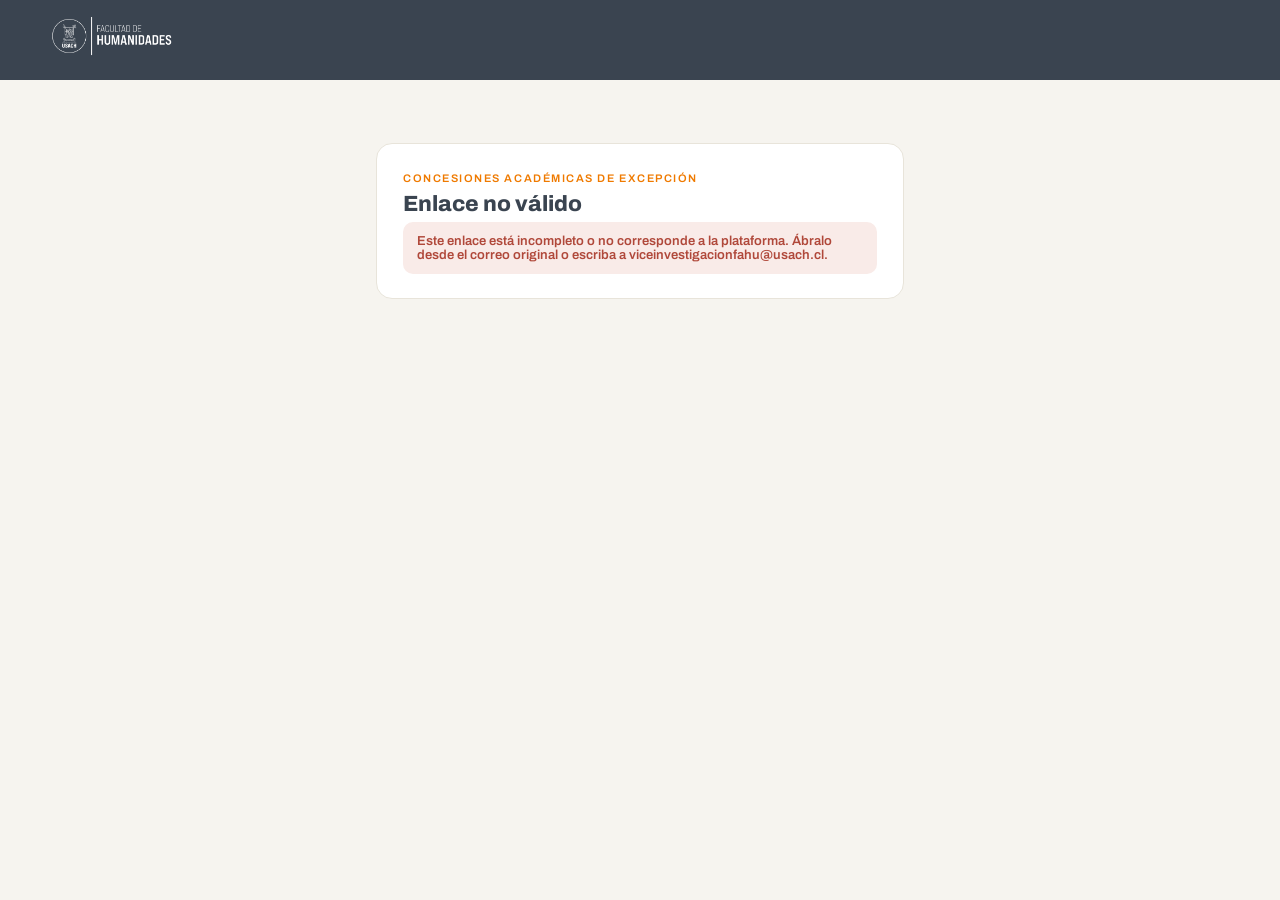
<file: cae/abrir.html>
<!DOCTYPE html>
<html lang="es">
<head>
<meta charset="utf-8">
<meta name="viewport" content="width=device-width, initial-scale=1">
<meta name="robots" content="noindex">
<title>Ingresar a la plataforma CAE · Vicedecanato de Investigación y Postgrado FAHU</title>
<link rel="preconnect" href="https://fonts.googleapis.com">
<link href="https://fonts.googleapis.com/css2?family=Archivo:wght@400;600;700;800&amp;family=Spectral:ital,wght@0,400;0,600;1,400&amp;display=swap" rel="stylesheet">
<style>
  :root{--tinta:#3A4450;--tinta2:#5A6470;--apagado:#8A8272;--borde:#E8E4DA;--teal:#007E80;--teal2:#00A0A0;--naranja:#EF7A00;--fondo:#F6F4EF}
  *{box-sizing:border-box}
  body{margin:0;background:var(--fondo);color:var(--tinta);font:400 15px/1.6 Spectral,Georgia,serif}
  a{color:var(--teal)} a:hover{color:var(--naranja)}
  header{background:var(--tinta);padding:14px clamp(16px,5vw,48px)}
  header a{display:inline-block;line-height:0} header img{height:44px;filter:brightness(0) invert(1)}
  main{max-width:560px;margin:clamp(20px,7vh,64px) auto;padding:0 16px}
  .caja{background:#fff;border:1px solid var(--borde);border-radius:16px;padding:28px 26px 24px}
  .kicker{font:600 11px Archivo,sans-serif;letter-spacing:.14em;text-transform:uppercase;color:var(--naranja)}
  h1{font:800 22px Archivo,sans-serif;margin:8px 0 6px}
  p{margin:0 0 14px;color:var(--tinta2)}
  .boton{display:block;width:100%;text-align:center;font:600 14px Archivo,sans-serif;padding:13px;border-radius:10px;text-decoration:none;border:1.5px solid var(--teal);transition:background-color .12s ease-out,border-color .12s ease-out,color .12s ease-out}
  .prim{background:var(--teal);color:#fff} .prim:hover{background:var(--naranja);border-color:var(--naranja);color:#fff}
  .sec{background:#fff;color:var(--teal);margin-top:10px;border-color:#E0DCD0} .sec:hover{border-color:var(--teal2)}
  .ayuda{margin-top:20px;border-top:1px solid #F0EDE4;padding-top:16px;font:400 13px/1.55 Archivo,sans-serif;color:var(--tinta2)}
  .ayuda b{color:var(--tinta)} .ayuda ol{padding-left:20px;margin:8px 0}
  .copiar{font:600 12px Archivo,sans-serif;background:#fff;color:var(--teal);border:1.5px solid #E0DCD0;border-radius:8px;padding:8px 12px;cursor:pointer}
  .copiar:hover{border-color:var(--teal2)}
  .error{background:#F9EBE8;color:#B0483A;border-radius:10px;padding:12px 14px;font:600 13px Archivo,sans-serif}
  @media (prefers-reduced-motion:reduce){.boton,.copiar{transition:none}}
</style>
</head>
<body>
<header><a href="/" title="Ir al portal Gestión de Información VIP"><img src="/assets/logo-fahu.png" alt="Facultad de Humanidades · Universidad de Santiago de Chile"></a></header>
<main>
  <div class="caja" id="caja">
    <div class="kicker">Concesiones Académicas de Excepción</div>
    <h1 id="titulo">Ingresar con su cuenta USACH</h1>
    <p id="texto">Para abrir la plataforma, elija su cuenta institucional <b>@usach.cl</b>. Si tiene varias cuentas de Google abiertas, Google podría usar otra y mostrar «No se pudo abrir el archivo en este momento».</p>
    <a class="boton prim" id="elegir" href="#">Elegir mi cuenta USACH y continuar</a>
    <a class="boton sec" id="directo" href="#">Ya tengo abierta solo mi cuenta USACH: abrir directamente</a>
    <div class="ayuda">
      <b>¿Igual aparece «No se pudo abrir el archivo en este momento»?</b>
      <ol>
        <li>Copie el enlace: <button class="copiar" id="copiar" type="button">Copiar enlace</button></li>
        <li>Abra una ventana de incógnito (Ctrl+Mayús+N; en Mac, ⌘+Mayús+N).</li>
        <li>Inicie sesión solo con su cuenta @usach.cl y pegue el enlace.</li>
      </ol>
      Para no repetirlo, use un perfil del navegador dedicado a su cuenta USACH.
      <div style="margin-top:10px"><b>¿No tiene una cuenta @usach.cl?</b> Vea <a href="/cae/sin-cuenta.html">cómo presentar su solicitud por correo</a>.</div>
    </div>
  </div>
</main>
<script>
(function () {
  // Página intermedia para los enlaces de los correos de la plataforma CAE (Apps Script de la cuenta institucional).
  // Solo acepta destinos de Apps Script del dominio usach.cl: no sirve para redirigir a sitios ajenos.
  var q = new URLSearchParams(location.search);
  var a = q.get('a') || '';
  var valido = /^https:\/\/script\.google\.com\/a\/(macros\/usach\.cl|usach\.cl\/macros)\/s\/[A-Za-z0-9_-]{20,}\/exec$/.test(a);
  var folio = q.get('folio') || '';
  var v = q.get('v') || '';
  if (!valido || (folio && !/^\d{1,3}\/\d{4}$/.test(folio)) || (v && !/^(seguimiento|solicitud)$/.test(v))) {
    document.getElementById('caja').innerHTML = '<div class="kicker">Concesiones Académicas de Excepción</div><h1>Enlace no válido</h1>' +
      '<div class="error">Este enlace está incompleto o no corresponde a la plataforma. Ábralo desde el correo original o escriba a viceinvestigacionfahu@usach.cl.</div>';
    return;
  }
  // Implementación vigente de la plataforma (la misma de la portada). Los correos antiguos traen en «a» la URL de una implementación
  // anterior, que se archiva: todo enlace válido se lleva a la vigente. Si se publica una implementación nueva, actualizar aquí y en index.html.
  var VIGENTE = 'https://script.google.com/a/macros/usach.cl/s/AKfycbwQaDOTEEptwgDHbJ5KHMrwofEA3lMegqa1KYD_8KuXf2By1QQ6quuyYh6fGgfOTOtpgA/exec';
  a = VIGENTE;
  var destino = a + (folio ? '?folio=' + encodeURIComponent(folio) : v ? '?v=' + v : '');
  if (folio) {
    document.getElementById('titulo').textContent = 'Abrir la solicitud ' + folio;
  } else if (v === 'seguimiento') {
    document.getElementById('titulo').textContent = 'Seguimiento de su solicitud';
  }
  document.getElementById('elegir').href = 'https://accounts.google.com/AccountChooser?continue=' + encodeURIComponent(destino);
  document.getElementById('directo').href = destino;
  document.getElementById('copiar').onclick = function () {
    var b = this;
    var listo = function () { b.textContent = 'Enlace copiado'; setTimeout(function () { b.textContent = 'Copiar enlace'; }, 2500); };
    if (navigator.clipboard && navigator.clipboard.writeText) navigator.clipboard.writeText(destino).then(listo, function () { prompt('Copie el enlace:', destino); });
    else prompt('Copie el enlace:', destino);
  };
})();
</script>
</body>
</html>
</file>
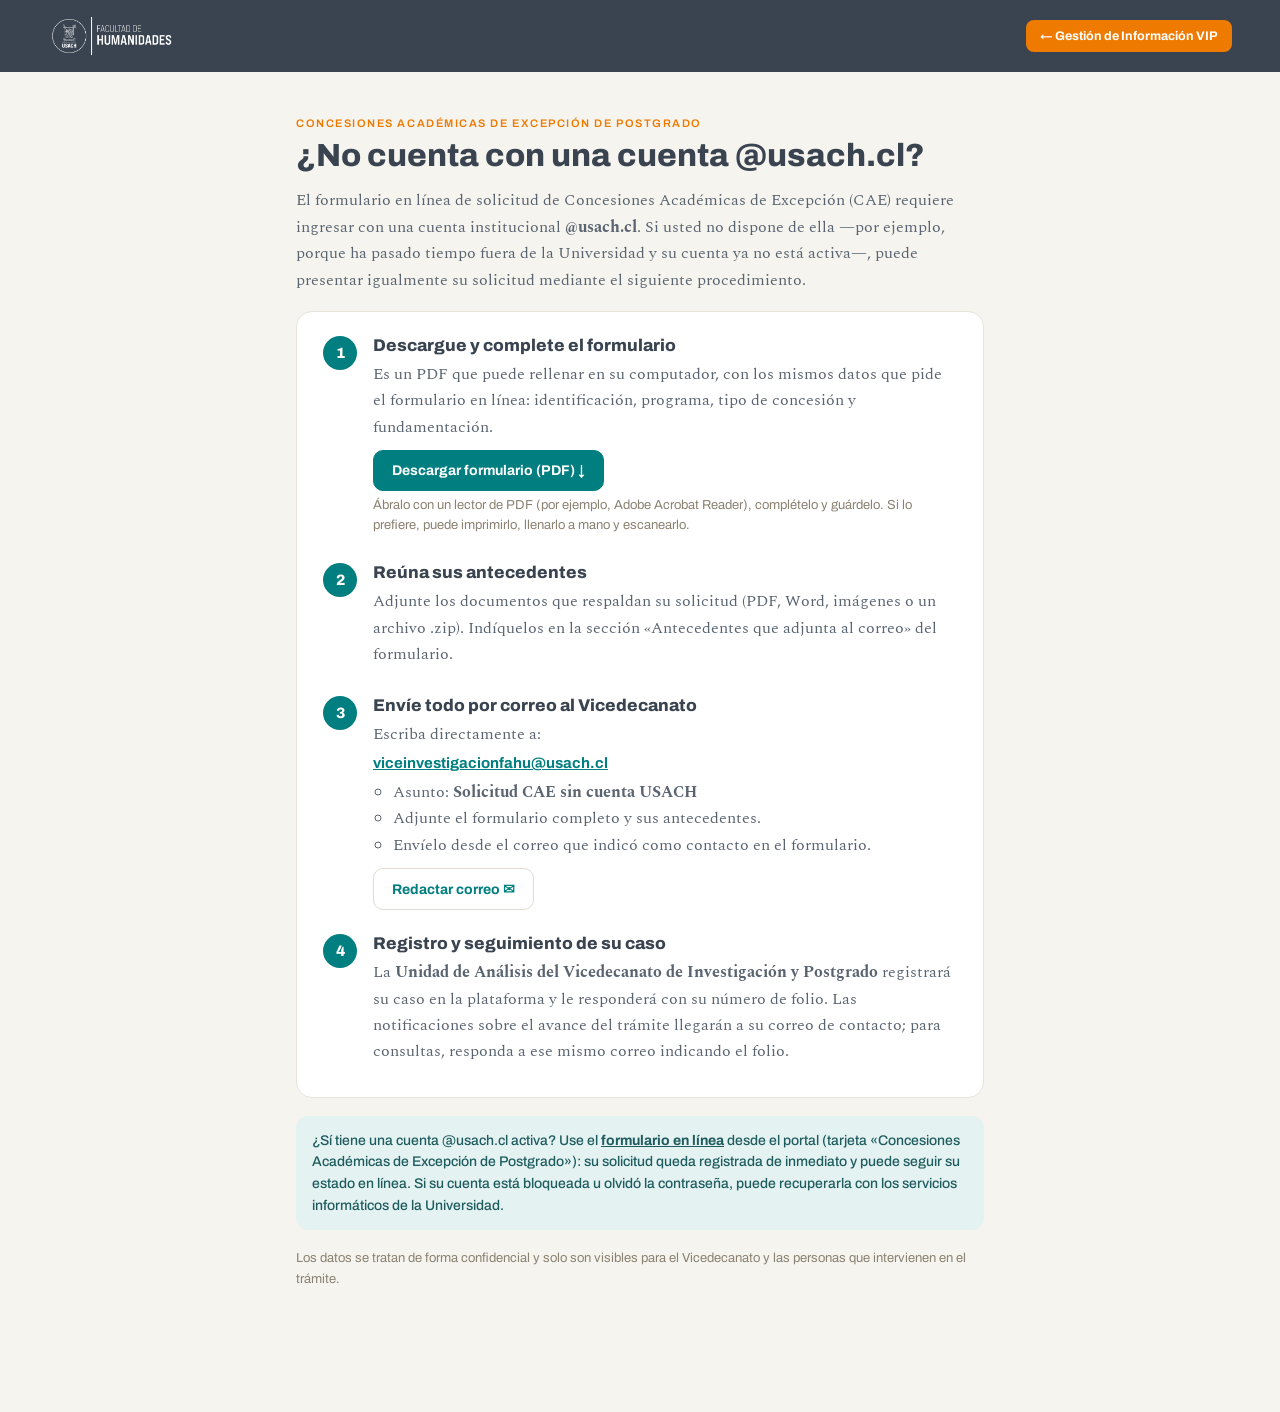
<file: cae/sin-cuenta.html>
<!DOCTYPE html>
<html lang="es">
<head>
<meta charset="utf-8">
<meta name="viewport" content="width=device-width, initial-scale=1">
<title>Solicitud CAE sin cuenta USACH · Vicedecanato de Investigación y Postgrado FAHU</title>
<meta name="description" content="Procedimiento para solicitar una Concesión Académica de Excepción de postgrado cuando no se cuenta con una cuenta @usach.cl.">
<link rel="preconnect" href="https://fonts.googleapis.com">
<link href="https://fonts.googleapis.com/css2?family=Archivo:wght@400;600;700;800&amp;family=Spectral:ital,wght@0,400;0,600;1,400&amp;display=swap" rel="stylesheet">
<style>
  :root{--tinta:#3A4450;--tinta2:#5A6470;--apagado:#8A8272;--borde:#E8E4DA;--teal:#007E80;--teal2:#00A0A0;--naranja:#EF7A00;--fondo:#F6F4EF}
  *{box-sizing:border-box}
  body{margin:0;background:var(--fondo);color:var(--tinta);font:400 16px/1.65 Spectral,Georgia,serif}
  a{color:var(--teal)} a:hover{color:var(--naranja)}
  :focus-visible{outline:2px solid var(--teal2);outline-offset:2px}
  header{background:var(--tinta);padding:14px clamp(16px,5vw,48px);display:flex;align-items:center;gap:14px;flex-wrap:wrap}
  header a.logo{display:inline-block;line-height:0} header img{height:44px;filter:brightness(0) invert(1)}
  header .volver{font:700 12.5px Archivo,sans-serif;color:#fff;background:var(--naranja);border-radius:8px;padding:9px 14px;text-decoration:none;margin-left:auto}
  header .volver:hover{background:#fff;color:var(--tinta)}
  main{max-width:720px;margin:clamp(20px,5vh,48px) auto;padding:0 16px 64px}
  .kicker{font:600 11px Archivo,sans-serif;letter-spacing:.14em;text-transform:uppercase;color:var(--naranja)}
  h1{font:800 clamp(24px,4vw,32px)/1.2 Archivo,sans-serif;margin:8px 0 12px}
  h2{font:800 17px Archivo,sans-serif;margin:0 0 6px}
  p{margin:0 0 14px;color:var(--tinta2)}
  .caja{background:#fff;border:1px solid var(--borde);border-radius:16px;padding:24px 26px;margin-top:18px}
  ol.pasos{list-style:none;counter-reset:paso;padding:0;margin:0}
  ol.pasos > li{counter-increment:paso;position:relative;padding:0 0 20px 50px}
  ol.pasos > li:last-child{padding-bottom:0}
  ol.pasos > li::before{content:counter(paso);position:absolute;left:0;top:0;width:34px;height:34px;border-radius:50%;background:var(--teal);color:#fff;font:800 15px/34px Archivo,sans-serif;text-align:center}
  ol.pasos p{margin:0 0 8px}
  .boton{display:inline-flex;align-items:center;gap:8px;font:700 14px Archivo,sans-serif;padding:12px 18px;border-radius:10px;text-decoration:none;border:1.5px solid var(--teal);background:var(--teal);color:#fff;transition:background-color .12s ease-out,border-color .12s ease-out}
  .boton:hover{background:var(--naranja);border-color:var(--naranja);color:#fff}
  .boton.sec{background:#fff;color:var(--teal);border-color:#E0DCD0}
  .boton.sec:hover{border-color:var(--teal2);color:var(--teal);background:#fff}
  .acciones{display:flex;gap:10px;flex-wrap:wrap;margin:10px 0 4px}
  .nota{font:400 13px/1.55 Archivo,sans-serif;color:var(--apagado)}
  .aviso{background:#E4F2F2;color:#1F5C5E;border-radius:12px;padding:14px 16px;font:500 14px/1.55 Archivo,sans-serif;margin-top:18px}
  .aviso a{color:#1F5C5E;font-weight:700}
  .correo{font:700 15px Archivo,sans-serif;word-break:break-all}
  ul{margin:6px 0 8px;padding-left:20px;color:var(--tinta2)}
  @media (prefers-reduced-motion:reduce){.boton{transition:none}}
  @media (max-width:560px){.caja{padding:20px 18px}.boton{width:100%;justify-content:center}}
</style>
</head>
<body>
<header>
  <a class="logo" href="/" title="Ir al portal Gestión de Información VIP"><img src="/assets/logo-fahu.png" alt="Facultad de Humanidades · Universidad de Santiago de Chile"></a>
  <a class="volver" href="/">← Gestión de Información VIP</a>
</header>
<main>
  <div class="kicker">Concesiones Académicas de Excepción de Postgrado</div>
  <h1>¿No cuenta con una cuenta @usach.cl?</h1>
  <p>El formulario en línea de solicitud de Concesiones Académicas de Excepción (CAE) requiere ingresar con una cuenta institucional <b>@usach.cl</b>. Si usted no dispone de ella —por ejemplo, porque ha pasado tiempo fuera de la Universidad y su cuenta ya no está activa—, puede presentar igualmente su solicitud mediante el siguiente procedimiento.</p>

  <div class="caja">
    <ol class="pasos">
      <li>
        <h2>Descargue y complete el formulario</h2>
        <p>Es un PDF que puede rellenar en su computador, con los mismos datos que pide el formulario en línea: identificación, programa, tipo de concesión y fundamentación.</p>
        <div class="acciones"><a class="boton" href="/cae/formulario-solicitud-cae.pdf" download="Formulario-solicitud-CAE.pdf">Descargar formulario (PDF) ↓</a></div>
        <p class="nota">Ábralo con un lector de PDF (por ejemplo, Adobe Acrobat Reader), complételo y guárdelo. Si lo prefiere, puede imprimirlo, llenarlo a mano y escanearlo.</p>
      </li>
      <li>
        <h2>Reúna sus antecedentes</h2>
        <p>Adjunte los documentos que respaldan su solicitud (PDF, Word, imágenes o un archivo .zip). Indíquelos en la sección «Antecedentes que adjunta al correo» del formulario.</p>
      </li>
      <li>
        <h2>Envíe todo por correo al Vicedecanato</h2>
        <p>Escriba directamente a:</p>
        <p class="correo"><a id="correo" href="mailto:viceinvestigacionfahu@usach.cl?subject=Solicitud%20CAE%20sin%20cuenta%20USACH">viceinvestigacionfahu@usach.cl</a></p>
        <ul>
          <li>Asunto: <b>Solicitud CAE sin cuenta USACH</b></li>
          <li>Adjunte el formulario completo y sus antecedentes.</li>
          <li>Envíelo desde el correo que indicó como contacto en el formulario.</li>
        </ul>
        <div class="acciones"><a class="boton sec" href="mailto:viceinvestigacionfahu@usach.cl?subject=Solicitud%20CAE%20sin%20cuenta%20USACH">Redactar correo ✉</a></div>
      </li>
      <li>
        <h2>Registro y seguimiento de su caso</h2>
        <p>La <b>Unidad de Análisis del Vicedecanato de Investigación y Postgrado</b> registrará su caso en la plataforma y le responderá con su número de folio. Las notificaciones sobre el avance del trámite llegarán a su correo de contacto; para consultas, responda a ese mismo correo indicando el folio.</p>
      </li>
    </ol>
  </div>

  <div class="aviso">¿Sí tiene una cuenta @usach.cl activa? Use el <a href="/">formulario en línea</a> desde el portal (tarjeta «Concesiones Académicas de Excepción de Postgrado»): su solicitud queda registrada de inmediato y puede seguir su estado en línea. Si su cuenta está bloqueada u olvidó la contraseña, puede recuperarla con los servicios informáticos de la Universidad.</div>

  <p class="nota" style="margin-top:18px">Los datos se tratan de forma confidencial y solo son visibles para el Vicedecanato y las personas que intervienen en el trámite.</p>
</main>
</body>
</html>
</file>
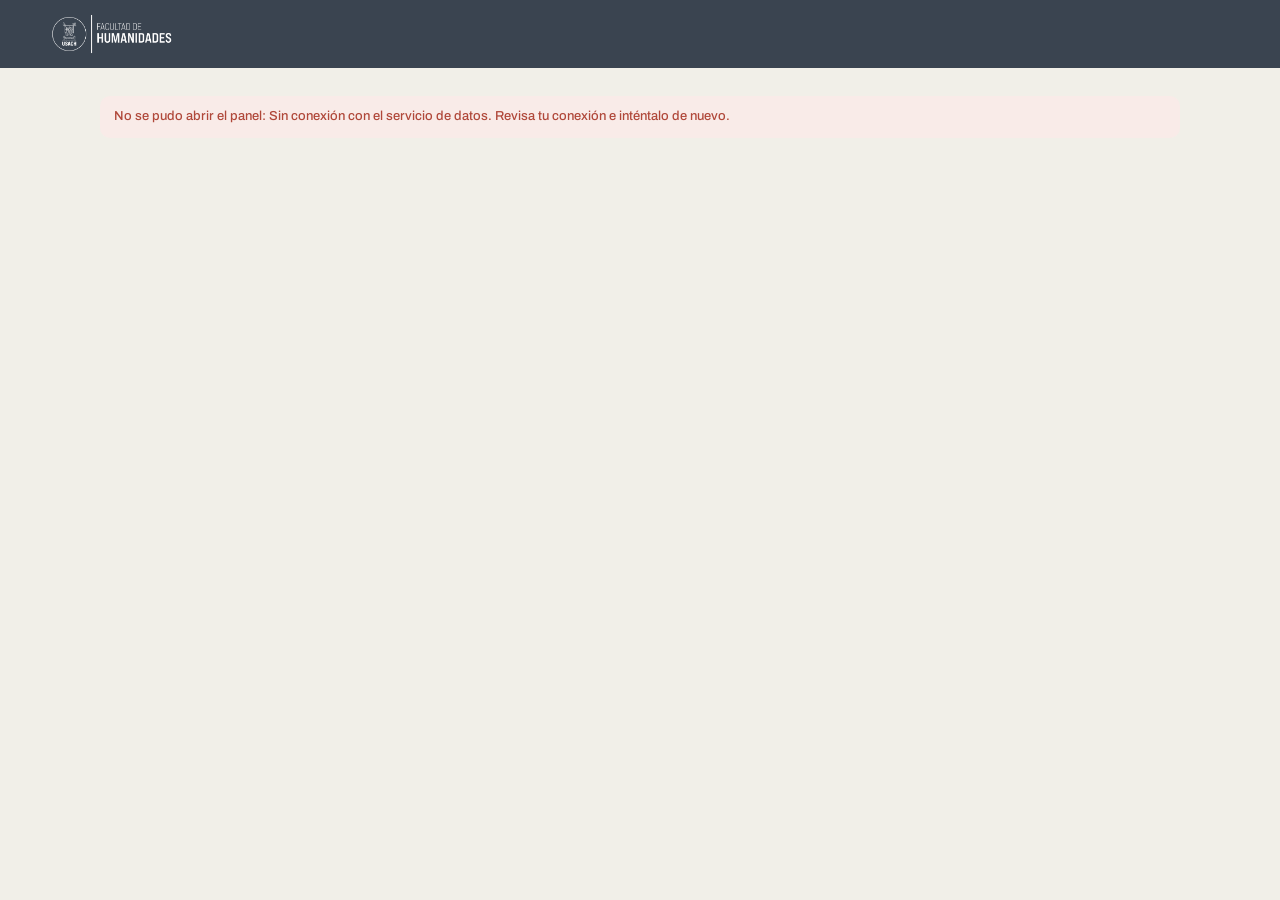
<file: grupos-investigacion/admin.html>
<!DOCTYPE html>
<html lang="es">
<head>
<meta charset="utf-8">
<meta name="viewport" content="width=device-width, initial-scale=1">
<meta name="robots" content="noindex">
<title>Panel · Grupos y Programas Centro · FAHU USACH</title>
<link rel="preconnect" href="https://fonts.googleapis.com">
<link href="https://fonts.googleapis.com/css2?family=Archivo:wght@400;600;700;800&amp;family=Spectral:ital,wght@0,400;0,600;1,400&amp;family=IBM+Plex+Mono:wght@400;600&amp;display=swap" rel="stylesheet">
<link rel="stylesheet" href="../comun/vip.css?v=20261120">
<style>
  :root{--acento:#7A4FA3}
  body{background:#F1EFE8}
  .adm-cab{background:var(--tinta);padding:12px clamp(16px,5vw,48px);display:flex;justify-content:space-between;align-items:center;gap:14px;flex-wrap:wrap}
  .adm-cab img{height:44px;filter:brightness(0) invert(1);display:block}
  .adm-cab .quien{font:600 12px Archivo,sans-serif;color:rgba(255,255,255,.8)}
  .adm-cab .btn.sec{background:transparent;color:#fff;border-color:rgba(255,255,255,.35)}
  .adm-cab .btn.sec:hover{border-color:#fff;color:#fff}
  .login{max-width:420px;margin:clamp(24px,8vh,80px) auto;padding:0 16px}
  table{width:100%;border-collapse:collapse;background:#fff;border:1px solid var(--borde);border-radius:12px;overflow:hidden;font:400 13px Archivo,sans-serif}
  th{text-align:left;font:600 11px Archivo,sans-serif;letter-spacing:.06em;text-transform:uppercase;color:var(--apagado);background:#FAF9F5;padding:10px 12px;border-bottom:1px solid var(--borde)}
  td{padding:10px 12px;border-bottom:1px solid #F0EDE4;vertical-align:top}
  tr:last-child td{border-bottom:0}
  .marca{font:600 12px 'IBM Plex Mono',monospace}
  .marca.si{color:var(--ok)} .marca.no{color:#C9C2B2}
  .bar{display:flex;justify-content:space-between;align-items:center;gap:12px;flex-wrap:wrap;margin-bottom:14px}
  .docfila{display:grid;grid-template-columns:minmax(0,1fr) auto;gap:8px 12px;padding:10px 0;border-top:1px solid #F0EDE4;font:400 13px Archivo,sans-serif}
  .docfila small{color:var(--apagado)}
  .tabla-scroll{overflow-x:auto}
  @media screen and (max-width:760px){ .ocultar-movil{display:none} }
</style>
</head>
<body>
<div class="adm-cab">
  <a href="/" title="Ir al portal" style="line-height:0"><img src="assets/logo-fahu.png" alt="Facultad de Humanidades · USACH"></a>
  <div class="acciones" id="cabAcciones" style="width:auto"></div>
</div>
<main id="app"><p class="nota">Cargando…</p></main>

<script type="module">
import { conectar, conReintento, esc, urlSegura, fechaLarga, hoyISO, avisar, traducir, modal, cerrarModal, verArchivo, nivelEn, anotar, rutaArchivo } from "../comun/vip.js?v=20261120";

const PLATAFORMA = "grupos";
const TIPOS_DOC = [["creacion","Resolución de creación"],["modificacion","Resolución de modificación"],["normativa_interna","Norma interna"],["integrantes","Resolución de integrantes"],["nombramiento","Designación de director/a"],["otro","Otro documento"]];
// Organización de las resoluciones en cuatro tipos (pedido 2026-11-05). La designación de dirección es parte de «Integrantes».
const CATEGORIAS = [["creacion","Creación",["creacion"]],["modificacion","Modificación",["modificacion"]],["normas","Normas internas",["normativa_interna"]],["integrantes","Integrantes",["integrantes","nombramiento"]]];
const ROLES = ["Directora","Director","Coordinadora","Coordinador","Investigadora","Investigador","Investigadora asociada","Investigador asociado","Investigadora colaboradora","Investigador colaborador","Integrante fundadora","Integrante fundador","Integrante"];
const esDireccion = r => /^(director|directora|coordinador|coordinadora)/i.test(r || "");
const DIAS_AVISO = 60;
const TIPO_REF = [["reglamento","Reglamento interno"],["modelo","Modelo de resolución"],["otro","Documento de referencia"]];
const rotDoc = t => (TIPOS_DOC.find(x => x[0] === t) || [, t])[1];
const app = document.getElementById("app");
const st = { pestana: "inst", inst: [], docs: [], ints: [], refs: [], actividad: [], nivel: "ninguno", perfil: null };
let sb, cfg;
const puede = () => st.nivel === "edicion" || st.nivel === "administracion";

function cabecera(sesion) {
  document.getElementById("cabAcciones").innerHTML =
    '<a class="btn sec chico" href="index.html">Ver catálogo</a>' +
    (sesion ? '<span class="quien">' + esc(sesion.user.email) + '</span><button class="btn sec chico" id="salir">Cerrar sesión</button>' : "");
  const s = document.getElementById("salir");
  if (s) s.onclick = async () => { await sb.auth.signOut(); iniciar(); };
}

function pantallaLogin(mensaje) {
  cabecera(null);
  app.innerHTML = '<div class="login"><div class="caja">' +
    '<div class="kicker">Grupos y Programas Centro</div><h1 style="font-size:24px">Panel de actualización</h1>' +
    (mensaje ? '<div class="aviso ' + (mensaje.tipo || "err") + '">' + esc(mensaje.texto) + "</div>" : "") +
    '<form id="fLogin"><div class="campo"><label for="correo">Correo</label><input id="correo" type="email" autocomplete="username" required placeholder="nombre@usach.cl"></div>' +
    '<div class="campo"><label for="clave">Contraseña</label><input id="clave" type="password" autocomplete="current-password" required></div>' +
    '<button class="btn" style="width:100%" type="submit">Ingresar</button></form>' +
    '<p class="nota" style="margin-top:14px">Usa la misma cuenta de los otros paneles del portal. <button class="btn sec chico" id="olvide" type="button">Olvidé mi contraseña</button></p>' +
    '<p class="nota">El acceso a esta plataforma se asigna en la matriz «Acceso por plataforma» de la pestaña Usuarios de cualquier panel (Normativa, Cursos o Trayectorias).</p>' +
    "</div></div>";
  document.getElementById("fLogin").onsubmit = async e => {
    e.preventDefault();
    const { error } = await sb.auth.signInWithPassword({ email: document.getElementById("correo").value.trim(), password: document.getElementById("clave").value });
    if (error) { pantallaLogin({ texto: traducir(error.message) }); return; }
    iniciar();
  };
  document.getElementById("olvide").onclick = async () => {
    const correo = document.getElementById("correo").value.trim();
    if (!correo) { avisar("Escribe tu correo arriba y vuelve a presionar.", "err"); return; }
    const { error } = await sb.auth.resetPasswordForEmail(correo, { redirectTo: location.origin + location.pathname });
    avisar(error ? traducir(error.message) : "Si el correo tiene cuenta, recibirás un enlace para crear una contraseña nueva.", error ? "err" : "ok");
  };
}

function pantallaNuevaClave() {
  app.innerHTML = '<div class="login"><div class="caja"><h1 style="font-size:22px">Crea tu contraseña nueva</h1>' +
    '<form id="fClave"><div class="campo"><label for="nueva">Contraseña nueva (mínimo 8 caracteres)</label><input id="nueva" type="password" minlength="8" autocomplete="new-password" required></div>' +
    '<button class="btn" type="submit">Guardar</button></form></div></div>';
  document.getElementById("fClave").onsubmit = async e => {
    e.preventDefault();
    const { error } = await sb.auth.updateUser({ password: document.getElementById("nueva").value });
    if (error) { avisar(traducir(error.message), "err"); return; }
    avisar("Contraseña actualizada.");
    history.replaceState(null, "", location.pathname);
    iniciar();
  };
}

async function cargar() {
  const [i, d, r, a, p] = await conReintento(() => Promise.all([
    sb.from("gi_instancias").select("*").order("nombre"),
    sb.from("gi_documentos").select("*").order("fecha", { ascending: false }),
    sb.from("gi_referencias").select("*").order("orden").order("titulo"),
    sb.from("actividad").select("*").like("accion", "GI:%").order("fecha", { ascending: false }).limit(50),
    sb.from("gi_integrantes").select("*").order("orden").order("nombre")
  ]));
  const err = i.error || d.error || r.error || p.error;
  if (err) throw err;
  st.inst = i.data; st.docs = d.data; st.refs = r.data; st.ints = p.data; st.actividad = a.error ? [] : a.data;
}

function pintar() {
  const tabs = [["inst", "Grupos y programas centro"], ["estado", "Estado documental"], ["refs", "Normativa y modelos"], ["act", "Actividad"]];
  app.innerHTML =
    '<div class="kicker">Panel de actualización · ' + (puede() ? (st.nivel === "administracion" ? "Administración" : "Edición") : "Consulta") + '</div>' +
    '<h1>Grupos y Programas Centro de Investigación</h1>' +
    (puede() ? "" : '<div class="aviso av">Tu acceso es de consulta: puedes revisar, pero no modificar.</div>') +
    '<div class="pestanas" role="tablist">' + tabs.map(([id, rot]) => '<button role="tab" aria-selected="' + (st.pestana === id) + '" data-tab="' + id + '">' + rot + "</button>").join("") + "</div>" +
    '<div id="contenido"></div>';
  app.querySelectorAll("[data-tab]").forEach(b => b.onclick = () => { st.pestana = b.dataset.tab; pintar(); });
  const c = document.getElementById("contenido");
  if (st.pestana === "inst") c.innerHTML = vistaInstancias();
  else if (st.pestana === "estado") c.innerHTML = vistaEstado();
  else if (st.pestana === "refs") c.innerHTML = vistaRefs();
  else c.innerHTML = vistaActividad();
}

function direccionDe(id) {
  return st.ints.filter(p => p.instancia === id && p.oficial && esDireccion(p.rol)).sort((a, b) => String(b.desde || "").localeCompare(String(a.desde || "")))[0] || null;
}
function diasHasta(f) { if (!f) return null; return Math.round((new Date(f + "T12:00:00") - new Date(hoyISO() + "T12:00:00")) / 864e5); }

function vistaInstancias() {
  const filas = st.inst.map(i => {
    const ds = st.docs.filter(d => d.instancia === i.id), n = st.ints.filter(p => p.instancia === i.id).length, dir = direccionDe(i.id);
    return "<tr><td><b>" + esc(i.sigla || "—") + "</b></td><td><b>" + esc(i.nombre) + '</b><br><span class="nota">' + esc([dir ? dir.rol + ": " + dir.nombre : "Sin dirección registrada", i.unidad].filter(Boolean).join(" · ")) + "</span></td>" +
      "<td>" + (i.tipo === "programa_centro" ? '<span class="etq nar">Programa centro</span>' : '<span class="etq teal">Grupo</span>') + "</td>" +
      "<td>" + (i.publicado ? '<span class="etq ok">Publicada</span>' : '<span class="etq gris">Borrador</span>') + "</td>" +
      '<td class="ocultar-movil marca">' + ds.length + " res. · " + n + " int.</td>" +
      '<td style="white-space:nowrap"><a class="btn sec chico" href="index.html?i=' + encodeURIComponent(i.sigla || i.id) + '&previa=1" target="_blank" rel="noopener">Ver ficha</a> <button class="btn sec chico" data-docs="' + i.id + '">Resoluciones</button> <button class="btn sec chico" data-ints="' + i.id + '">Integrantes</button> ' +
      (puede() ? '<button class="btn sec chico" data-editar="' + i.id + '">Editar</button> <button class="btn chico" data-publicar="' + i.id + '">' + (i.publicado ? "Retirar" : "Publicar") + "</button>" : "") + "</td></tr>";
  }).join("");
  const borradores = st.inst.filter(i => !i.publicado).length;
  return '<div class="bar"><p class="nota" style="margin:0">' + st.inst.length + " instancias (" + borradores + " en borrador) · " + st.docs.length + " resoluciones · " + st.ints.length + ' integrantes. Las instancias en borrador no se ven en el catálogo público; «Ver ficha» muestra la vista previa.</p>' +
    (puede() ? '<button class="btn" data-nueva>+ Nueva instancia</button>' : "") + "</div>" +
    (st.inst.length ? '<div class="tabla-scroll"><table><thead><tr><th>Sigla</th><th>Nombre</th><th>Tipo</th><th>Estado</th><th class="ocultar-movil">Registro</th><th></th></tr></thead><tbody>' + filas + "</tbody></table></div>"
      : '<div class="vacio">Aún no hay instancias. ' + (puede() ? "Crea la primera con «Nueva instancia»." : "") + "</div>");
}

/* Estado documental: qué tiene y qué falta cada instancia, y periodos de dirección vencidos o por vencer (solo interno). */
function vistaEstado() {
  const tipos = [["creacion", "Creación"], ["modificacion", "Modificación"], ["normativa_interna", "Normas internas"], ["integrantes", "Integrantes"], ["nombramiento", "Dirección"]];
  const filas = st.inst.map(i => {
    const ds = st.docs.filter(d => d.instancia === i.id), dir = direccionDe(i.id), dh = dir ? diasHasta(dir.hasta) : null;
    const celdas = tipos.map(([t]) => {
      const n = ds.filter(d => d.tipo === t || (t === "nombramiento" && d.tipo === "creacion" && dir && dir.documento === d.id)).length;
      return '<td class="marca ' + (n ? "si" : "no") + '">' + (n ? "✓" + (n > 1 ? " " + n : "") : "—") + "</td>";
    }).join("");
    let dirTxt = '<span class="etq err">Sin designación</span>';
    if (dir && dir.hasta && dh < 0) dirTxt = '<span class="etq err">Vencida el ' + esc(fechaLarga(dir.hasta)) + "</span>";
    else if (dir && dir.hasta && dh <= DIAS_AVISO) dirTxt = '<span class="etq nar">Vence en ' + dh + " días</span>";
    else if (dir && dir.hasta) dirTxt = '<span class="etq ok">Hasta ' + esc(fechaLarga(dir.hasta)) + "</span>";
    else if (dir) dirTxt = '<span class="etq gris">Sin plazo registrado</span>';
    return "<tr><td><b>" + esc(i.sigla || i.nombre) + "</b>" + (i.nota_interna ? '<br><span class="nota">' + esc(i.nota_interna) + "</span>" : "") + "</td>" + celdas + "<td>" + (dir ? esc(dir.nombre) + "<br>" : "") + dirTxt + "</td></tr>";
  }).join("");
  const conRut = st.docs.filter(d => d.datos_personales);
  return '<p class="nota">Vista interna: no se publica. «Dirección» cuenta la resolución que designa al director/a (incluida la de creación cuando lo designa). Se avisa ' + DIAS_AVISO + " días antes del término del periodo.</p>" +
    (st.inst.length ? '<div class="tabla-scroll"><table><thead><tr><th>Instancia</th>' + tipos.map(([, r]) => "<th>" + r + "</th>").join("") + "<th>Periodo de dirección</th></tr></thead><tbody>" + filas + "</tbody></table></div>" : '<div class="vacio">Sin instancias.</div>') +
    (conRut.length ? '<p class="nota" style="margin-top:12px">' + conRut.length + " resoluciones marcadas con datos personales: se publica solo su versión tachada.</p>" : "");
}

function vistaRefs() {
  return '<div class="bar"><p class="nota" style="margin:0">Se muestran en el catálogo público, en el orden indicado.</p>' + (puede() ? '<button class="btn" data-nueva-ref>+ Agregar normativa o modelo</button>' : "") + "</div>" +
    (st.refs.length ? '<div class="tabla-scroll"><table><thead><tr><th>Orden</th><th>Documento</th><th>Tipo</th><th></th></tr></thead><tbody>' +
      st.refs.map(r => '<tr><td class="marca">' + r.orden + "</td><td><b>" + esc(r.titulo) + "</b>" + (r.descripcion ? '<br><span class="nota">' + esc(r.descripcion) + "</span>" : "") + "</td><td>" +
        esc((TIPO_REF.find(x => x[0] === r.tipo) || [, r.tipo])[1]) + '</td><td style="white-space:nowrap">' +
        (urlSegura(r.pdf) ? '<button class="btn sec chico" data-ver="' + esc(r.pdf) + '" data-titulo="' + esc(r.titulo) + '">Ver</button> ' : urlSegura(r.enlace) ? '<a class="btn sec chico" href="' + esc(r.enlace) + '" target="_blank" rel="noopener">Abrir ↗</a> ' : "") +
        (puede() ? '<button class="btn sec chico" data-editar-ref="' + r.id + '">Editar</button>' : "") + "</td></tr>").join("") + "</tbody></table></div>"
      : '<div class="vacio">Sin documentos de referencia. Puedes cargar los reglamentos internos y los modelos de resolución (PDF o enlace a la página de Investigación FAHU).</div>');
}

function vistaActividad() {
  if (!st.actividad.length) return '<div class="vacio">Sin actividad registrada en este módulo.</div>';
  return '<div class="tabla-scroll"><table><thead><tr><th>Fecha</th><th>Cuenta</th><th>Acción</th></tr></thead><tbody>' +
    st.actividad.map(a => '<tr><td class="marca" style="white-space:nowrap">' + esc(String(a.fecha || a.creado || "").slice(0, 16).replace("T", " ")) + "</td><td>" + esc(a.correo) + "</td><td>" + esc(String(a.accion).replace(/^GI: /, "")) + (a.detalle ? '<br><span class="nota">' + esc(a.detalle) + "</span>" : "") + "</td></tr>").join("") +
    "</tbody></table></div>";
}

/* ---------- Instancias ---------- */
function formInstancia(i) {
  i = i || { tipo: "grupo", vigente: true };
  const m = modal('<h2>' + (i.id ? "Editar instancia" : "Nueva instancia") + '</h2><form id="fInst">' +
    '<div class="fila2"><div class="campo"><label for="tipo">Tipo</label><select id="tipo"><option value="grupo"' + (i.tipo === "grupo" ? " selected" : "") + '>Grupo</option><option value="programa_centro"' + (i.tipo === "programa_centro" ? " selected" : "") + '>Programa centro de investigación</option></select></div>' +
    '<div class="campo"><label for="sigla">Sigla</label><input id="sigla" value="' + esc(i.sigla) + '"></div></div>' +
    '<div class="campo"><label for="nombre">Nombre *</label><input id="nombre" required value="' + esc(i.nombre) + '"></div>' +
    '<div class="fila2"><div class="campo"><label for="unidad">Unidad</label><input id="unidad" list="unidades" value="' + esc(i.unidad) + '"></div>' +
    '<div class="campo"><label for="responsable">Responsable (si no hay dirección registrada en Integrantes)</label><input id="responsable" value="' + esc(i.responsable) + '"></div></div>' +
    '<datalist id="unidades">' + [...new Set(st.inst.map(x => x.unidad).filter(Boolean))].map(u => "<option>" + esc(u) + "</option>").join("") + "</datalist>" +
    '<div class="fila2"><div class="campo"><label for="fecha_creacion">Fecha de creación</label><input id="fecha_creacion" type="date" value="' + esc(i.fecha_creacion) + '"></div><div></div></div>' +
    '<div class="campo"><label for="descripcion">Presentación (resumen público)</label><textarea id="descripcion">' + esc(i.descripcion) + "</textarea></div>" +
    '<div class="campo"><label for="objetivo_general">Objetivo general</label><textarea id="objetivo_general">' + esc(i.objetivo_general) + "</textarea></div>" +
    '<div class="campo"><label for="objetivos_especificos">Objetivos específicos (uno por línea)</label><textarea id="objetivos_especificos">' + esc((i.objetivos_especificos || []).join("\n")) + "</textarea></div>" +
    '<div class="campo"><label for="lineas">Líneas de investigación (separadas por punto y coma)</label><input id="lineas" value="' + esc(i.lineas) + '"></div>' +
    '<div class="campo"><label for="actividades">Actividades destacadas (una por línea, 3 a 5)</label><textarea id="actividades">' + esc((i.actividades || []).join("\n")) + "</textarea></div>" +
    '<div class="campo"><label for="nota_interna">Nota interna (no se publica)</label><input id="nota_interna" value="' + esc(i.nota_interna) + '"></div>' +
    '<div class="fila2"><div class="campo"><label for="contacto">Contacto</label><input id="contacto" value="' + esc(i.contacto) + '"></div>' +
    '<div class="campo"><label for="sitio">Sitio web (https://…)</label><input id="sitio" type="url" value="' + esc(i.sitio) + '"></div></div>' +
    '<label class="check"><input type="checkbox" id="vigente"' + (i.vigente ? " checked" : "") + "> Vigente</label>" +
    '<label class="check"><input type="checkbox" id="publicado"' + (i.publicado ? " checked" : "") + "> Publicada en el catálogo</label>" +
    '<div class="pie">' + (i.id ? '<button class="btn peligro" type="button" id="borrar">Eliminar</button>' : "") + '<button class="btn sec" type="button" id="cancelar">Cancelar</button><button class="btn" type="submit">Guardar</button></div></form>');
  m.querySelector("#cancelar").onclick = cerrarModal;
  m.querySelector("#fInst").onsubmit = async e => {
    e.preventDefault();
    const v = id => m.querySelector("#" + id).value.trim() || null;
    const lista = id => (m.querySelector("#" + id).value || "").split("\n").map(x => x.trim()).filter(Boolean);
    const fila = { tipo: v("tipo"), nombre: v("nombre"), sigla: v("sigla"), unidad: v("unidad"), responsable: v("responsable"), descripcion: v("descripcion"), lineas: v("lineas"), contacto: v("contacto"), sitio: v("sitio"), vigente: m.querySelector("#vigente").checked,
      fecha_creacion: v("fecha_creacion"), objetivo_general: v("objetivo_general"), objetivos_especificos: lista("objetivos_especificos"), actividades: lista("actividades"), nota_interna: v("nota_interna"), publicado: m.querySelector("#publicado").checked };
    if (fila.sitio && !urlSegura(fila.sitio)) { avisar("El sitio debe empezar con https://", "err"); return; }
    const r = i.id ? await sb.from("gi_instancias").update(fila).eq("id", i.id) : await sb.from("gi_instancias").insert(fila);
    if (r.error) { avisar(traducir(r.error.message), "err"); return; }
    await anotar(sb, "GI: ", i.id ? "Instancia editada" : "Instancia creada", fila.nombre);
    cerrarModal(); avisar("Guardado."); await recargar();
  };
  const b = m.querySelector("#borrar");
  if (b) b.onclick = async () => {
    if (st.docs.some(d => d.instancia === i.id)) { avisar("Primero elimina sus resoluciones (o retírala del catálogo).", "err"); return; }
    if (!confirm("¿Eliminar «" + i.nombre + "»? No se puede deshacer.")) return;
    const r = await sb.from("gi_instancias").delete().eq("id", i.id);
    if (r.error) { avisar(traducir(r.error.message), "err"); return; }
    await anotar(sb, "GI: ", "Instancia eliminada", i.nombre);
    cerrarModal(); avisar("Eliminada."); await recargar();
  };
}

/* ---------- Documentos de una instancia ---------- */
function rutaDesdeUrl(url) {
  const m = /\/storage\/v1\/object\/public\/grupos\/(.+)$/.exec(String(url || ""));
  return m ? decodeURIComponent(m[1]) : null;
}

const MOTIVOS = ["Reemplazada por otra resolución", "Periodo de designación cumplido", "Derogada", "Modificada en su totalidad", "Cierre de la instancia"];
const refDoc = d => d ? [d.tipo_acto, d.numero ? "N° " + d.numero : "", d.fecha ? "de " + fechaLarga(d.fecha) : ""].filter(Boolean).join(" ") || (d.titulo || "Resolución") : "";
function etqVigencia(d) { return d.vigente ? '<span class="etq ok">Vigente</span>' : '<span class="etq gris">No vigente</span>'; }
function textoVigencia(d) {
  if (d.vigente) return "";
  const r = st.docs.find(x => x.id === d.reemplazada_por);
  return [d.vigente_hasta ? "rigió hasta el " + fechaLarga(d.vigente_hasta) : "", d.vigencia_motivo, r ? "reemplazada por " + refDoc(r) : ""].filter(Boolean).join(" · ");
}

function verDocumentos(id) {
  const i = st.inst.find(x => x.id === id);
  const ds = st.docs.filter(d => d.instancia === id);
  const grupos = CATEGORIAS.concat([["otro", "Otros documentos", ["otro"]]]);
  const lista = grupos.map(([c, rotC, tipos]) => {
    const dt = ds.filter(d => tipos.includes(d.tipo)).sort((a, b) => String(a.fecha || "").localeCompare(String(b.fecha || "")));
    if (!dt.length && c === "otro") return "";
    return '<h3 style="margin-top:14px">' + rotC + "</h3>" + (dt.length ? dt.map(d => { const rot = rotDoc(d.tipo); return (
      '<div class="docfila"><span>' + esc(d.titulo || rot) + (d.tipo === "nombramiento" ? ' <span class="etq teal">Dirección</span>' : "") + " " + etqVigencia(d) + "<br><small>" + esc([d.numero ? "N° " + d.numero : "", fechaLarga(d.fecha), textoVigencia(d), d.nota].filter(Boolean).join(" · ")) + "</small></span>" +
      '<span style="white-space:nowrap">' + (urlSegura(d.pdf) ? '<button class="btn sec chico" data-ver="' + esc(d.pdf) + '" data-titulo="' + esc(d.titulo || rot) + '">Ver</button> ' : urlSegura(d.enlace) ? '<a class="btn sec chico" href="' + esc(d.enlace) + '" target="_blank" rel="noopener">Abrir ↗</a> ' : "") +
      (puede() ? '<button class="btn sec chico" data-editar-doc="' + d.id + '">Editar</button>' : "") + "</span></div>"); }).join("")
      : '<p class="nota" style="margin:4px 0">' + (c === "modificacion" ? "Sin modificaciones (si corresponde)." : c === "normas" ? "Sin normas internas registradas." : "Sin registrar.") + "</p>");
  }).join("");
  const m = modal('<div class="kicker">Resoluciones</div><h2>' + esc(i.nombre) + "</h2>" + lista +
    '<div class="pie">' + (puede() ? '<button class="btn" id="agregarDoc">+ Agregar resolución</button>' : "") + '<button class="btn sec" id="cerrar">Cerrar</button></div>');
  m.querySelector("#cerrar").onclick = cerrarModal;
  const a = m.querySelector("#agregarDoc");
  if (a) a.onclick = () => formDocumento({ instancia: id, tipo: "creacion", vigente: true });
}

function formDocumento(d) {
  const i = st.inst.find(x => x.id === d.instancia);
  const m = modal('<div class="kicker">' + esc(i.nombre) + "</div><h2>" + (d.id ? "Editar documento" : "Agregar documento") + '</h2><form id="fDoc">' +
    '<div class="campo"><label for="tipo">Tipo *</label><select id="tipo">' + CATEGORIAS.concat([["otro", "Otros", ["otro"]]]).map(([, rotC, tipos]) => '<optgroup label="' + rotC + '">' + tipos.map(t => '<option value="' + t + '"' + (d.tipo === t ? " selected" : "") + ">" + rotDoc(t) + "</option>").join("") + "</optgroup>").join("") + "</select></div>" +
    '<div class="campo"><label for="titulo">Título (opcional; si queda vacío se usa el tipo)</label><input id="titulo" value="' + esc(d.titulo) + '"></div>' +
    '<div class="fila3"><div class="campo"><label for="tipo_acto">Acto</label><select id="tipo_acto">' + ["Resolución exenta", "Resolución interna", "Decreto universitario"].map(a => "<option" + (a === d.tipo_acto ? " selected" : "") + ">" + a + "</option>").join("") + "</select></div>" +
    '<div class="campo"><label for="numero">N°</label><input id="numero" value="' + esc(d.numero) + '"></div>' +
    '<div class="campo"><label for="std">N° STD</label><input id="std" value="' + esc(d.std) + '"></div></div>' +
    '<div class="fila2"><div class="campo"><label for="fecha">Fecha de la resolución</label><input id="fecha" type="date" value="' + esc(d.fecha) + '"></div>' +
    '<div class="campo"><label for="fecha_efecto">Rige desde (si es distinta)</label><input id="fecha_efecto" type="date" value="' + esc(d.fecha_efecto) + '"></div></div>' +
    '<label class="check" style="margin-bottom:10px"><input type="checkbox" id="datos_personales"' + (d.datos_personales ? " checked" : "") + '> El original trae RUT u otros datos personales: el PDF que subo es una versión con esos datos tapados</label>' +
    '<div class="campo"><label for="archivo">Archivo PDF' + (urlSegura(d.pdf) ? " (ya cargado; sube otro solo para reemplazarlo)" : "") + '</label><input id="archivo" type="file" accept="application/pdf"></div>' +
    '<div class="campo"><label for="enlace">o enlace (https://…)</label><input id="enlace" type="url" value="' + esc(d.enlace) + '"></div>' +
    '<div class="campo"><label for="nota">Nota</label><input id="nota" value="' + esc(d.nota) + '"></div>' +
    '<fieldset style="border:1px solid var(--borde);border-radius:10px;padding:12px 14px;margin:0 0 12px"><legend style="font:700 12px Archivo,sans-serif;padding:0 6px">Vigencia</legend>' +
    '<div style="display:flex;gap:18px;flex-wrap:wrap;margin-bottom:8px"><label class="check"><input type="radio" name="vig" value="si"' + (d.vigente !== false ? " checked" : "") + '> Vigente</label>' +
    '<label class="check"><input type="radio" name="vig" value="no"' + (d.vigente === false ? " checked" : "") + "> No vigente</label></div>" +
    '<div id="noVig"' + (d.vigente === false ? "" : " hidden") + '><div class="fila2"><div class="campo"><label for="vigente_hasta">Rigió hasta</label><input id="vigente_hasta" type="date" value="' + esc(d.vigente_hasta) + '"></div>' +
    '<div class="campo"><label for="vigencia_motivo">Motivo</label><input id="vigencia_motivo" list="motivos" value="' + esc(d.vigencia_motivo) + '"><datalist id="motivos">' + MOTIVOS.map(x => "<option>" + x + "</option>").join("") + "</datalist></div></div>" +
    '<div class="campo" style="margin-bottom:0"><label for="reemplazada_por">Reemplazada por (opcional)</label><select id="reemplazada_por"><option value="">—</option>' +
      st.docs.filter(x => x.instancia === d.instancia && x.id !== d.id).sort((a, b) => String(b.fecha || "").localeCompare(String(a.fecha || ""))).map(x => '<option value="' + x.id + '"' + (x.id === d.reemplazada_por ? " selected" : "") + ">" + esc(rotDoc(x.tipo) + " · " + refDoc(x)) + "</option>").join("") + "</select></div></div>" +
    "</fieldset>" +
    '<div class="pie">' + (d.id ? '<button class="btn peligro" type="button" id="borrar">Eliminar</button>' : "") + '<button class="btn sec" type="button" id="volver">Volver</button><button class="btn" type="submit" id="guardar">Guardar</button></div></form>');
  m.querySelector("#volver").onclick = () => verDocumentos(d.instancia);
  m.querySelectorAll('[name="vig"]').forEach(r => r.onchange = () => { m.querySelector("#noVig").hidden = m.querySelector('[name="vig"]:checked').value === "si"; });
  m.querySelector("#fDoc").onsubmit = async e => {
    e.preventDefault();
    const g = m.querySelector("#guardar"); g.disabled = true; g.textContent = "Guardando…";
    try {
      const v = id => m.querySelector("#" + id).value.trim() || null;
      const fila = { instancia: d.instancia, tipo: v("tipo"), titulo: v("titulo"), tipo_acto: v("tipo_acto"), numero: v("numero"), std: v("std"), fecha: v("fecha"), fecha_efecto: v("fecha_efecto"), enlace: v("enlace"), nota: v("nota"), datos_personales: m.querySelector("#datos_personales").checked };
      fila.vigente = m.querySelector('[name="vig"]:checked').value === "si";
      fila.vigente_hasta = fila.vigente ? null : v("vigente_hasta");
      fila.vigencia_motivo = fila.vigente ? null : v("vigencia_motivo");
      fila.reemplazada_por = fila.vigente || !v("reemplazada_por") ? null : Number(v("reemplazada_por"));
      if (!fila.vigente && fila.vigente_hasta && fila.fecha && fila.vigente_hasta < fila.fecha) throw new Error("«Rigió hasta» no puede ser anterior a la fecha de la resolución.");
      if (fila.enlace && !urlSegura(fila.enlace)) throw new Error("El enlace debe empezar con https://");
      const f = m.querySelector("#archivo").files[0];
      if (f) {
        if (f.type !== "application/pdf") throw new Error("El archivo debe ser PDF.");
        if (f.size > 25 * 1024 * 1024) throw new Error("El PDF supera 25 MB.");
        const ruta = rutaArchivo(String(d.instancia), f.name);
        const up = await sb.storage.from(cfg.BUCKET).upload(ruta, f, { contentType: "application/pdf", upsert: false });
        if (up.error) throw up.error;
        fila.pdf = sb.storage.from(cfg.BUCKET).getPublicUrl(ruta).data.publicUrl;
      }
      if (!fila.pdf && !d.pdf && !fila.enlace) throw new Error("Carga un PDF o indica un enlace.");
      const r = d.id ? await sb.from("gi_documentos").update(fila).eq("id", d.id) : await sb.from("gi_documentos").insert(fila);
      if (r.error) throw r.error;
      if (f && d.pdf) { const vieja = rutaDesdeUrl(d.pdf); if (vieja) await sb.storage.from(cfg.BUCKET).remove([vieja]); }
      await anotar(sb, "GI: ", d.id ? "Documento editado" : "Documento agregado", i.nombre + " · " + rotDoc(fila.tipo));
      avisar("Documento guardado."); await recargar(); verDocumentos(d.instancia);
    } catch (err) { avisar(traducir(err.message), "err"); g.disabled = false; g.textContent = "Guardar"; }
  };
  const b = m.querySelector("#borrar");
  if (b) b.onclick = async () => {
    if (!confirm("¿Eliminar este documento y su archivo? No se puede deshacer.")) return;
    const r = await sb.from("gi_documentos").delete().eq("id", d.id);
    if (r.error) { avisar(traducir(r.error.message), "err"); return; }
    const ruta = rutaDesdeUrl(d.pdf); if (ruta) await sb.storage.from(cfg.BUCKET).remove([ruta]);
    await anotar(sb, "GI: ", "Documento eliminado", i.nombre + " · " + rotDoc(d.tipo));
    avisar("Eliminado."); await recargar(); verDocumentos(d.instancia);
  };
}

/* ---------- Integrantes ---------- */
function verIntegrantes(id) {
  const i = st.inst.find(x => x.id === id);
  const ps = st.ints.filter(p => p.instancia === id).sort((a, b) => (b.oficial - a.oficial) || (esDireccion(b.rol) - esDireccion(a.rol)) || (a.orden - b.orden) || a.nombre.localeCompare(b.nombre, "es"));
  const doc = did => { const d = st.docs.find(x => x.id === did); return d ? [d.tipo_acto, d.numero ? "N° " + d.numero : ""].filter(Boolean).join(" ") : ""; };
  const m = modal('<div class="kicker">Integrantes</div><h2>' + esc(i.nombre) + "</h2>" +
    '<p class="nota">Oficiales: designados por resolución. Declarados: informados por la instancia, sin resolución (se muestran aparte en la ficha).</p>' +
    (ps.length ? ps.map(p => '<div class="docfila"><span><b>' + esc(p.nombre) + "</b> · " + esc(p.rol) + (p.oficial ? "" : ' <span class="etq gris">Declarado</span>') +
      "<br><small>" + esc([p.linea, p.desde ? "desde " + fechaLarga(p.desde) : "", p.hasta ? "hasta " + fechaLarga(p.hasta) : "", doc(p.documento)].filter(Boolean).join(" · ")) + "</small></span>" +
      (puede() ? '<span><button class="btn sec chico" data-editar-int="' + p.id + '">Editar</button></span>' : "<span></span>") + "</div>").join("") : '<p class="nota">Sin integrantes registrados.</p>') +
    '<div class="pie">' + (puede() ? '<button class="btn" id="agregarInt">+ Agregar integrante</button>' : "") + '<button class="btn sec" id="cerrar">Cerrar</button></div>');
  m.querySelector("#cerrar").onclick = cerrarModal;
  const a = m.querySelector("#agregarInt");
  if (a) a.onclick = () => formIntegrante({ instancia: id, rol: "Investigadora", oficial: true, orden: 0 });
}

function formIntegrante(p) {
  const i = st.inst.find(x => x.id === p.instancia);
  const docs = st.docs.filter(d => d.instancia === p.instancia);
  const m = modal('<div class="kicker">' + esc(i.nombre) + "</div><h2>" + (p.id ? "Editar integrante" : "Agregar integrante") + '</h2><form id="fInt">' +
    '<div class="campo"><label for="nombre">Nombre completo *</label><input id="nombre" required value="' + esc(p.nombre) + '"></div>' +
    '<div class="fila2"><div class="campo"><label for="rol">Rol</label><input id="rol" list="roles" value="' + esc(p.rol) + '"><datalist id="roles">' + ROLES.map(r => "<option>" + r + "</option>").join("") + "</datalist></div>" +
    '<div class="campo"><label for="orden">Orden (opcional)</label><input id="orden" type="number" value="' + esc(p.orden || 0) + '"></div></div>' +
    '<div class="campo"><label for="linea">Línea de investigación</label><input id="linea" value="' + esc(p.linea) + '"></div>' +
    '<div class="fila2"><div class="campo"><label for="desde">Desde</label><input id="desde" type="date" value="' + esc(p.desde) + '"></div>' +
    '<div class="campo"><label for="hasta">Hasta (dirección: fin del periodo)</label><input id="hasta" type="date" value="' + esc(p.hasta) + '"></div></div>' +
    '<div class="campo"><label for="documento">Resolución que lo designa</label><select id="documento"><option value="">—</option>' + docs.map(d => '<option value="' + d.id + '"' + (d.id === p.documento ? " selected" : "") + ">" + esc([d.tipo_acto, d.numero ? "N° " + d.numero : "", d.fecha ? "(" + fechaLarga(d.fecha) + ")" : ""].filter(Boolean).join(" ") || (d.titulo || "Resolución")) + "</option>").join("") + "</select></div>" +
    '<label class="check"><input type="checkbox" id="oficial"' + (p.oficial ? " checked" : "") + "> Oficial (designado por resolución)</label>" +
    '<div class="pie">' + (p.id ? '<button class="btn peligro" type="button" id="borrar">Eliminar</button>' : "") + '<button class="btn sec" type="button" id="volver">Volver</button><button class="btn" type="submit">Guardar</button></div></form>');
  m.querySelector("#volver").onclick = () => verIntegrantes(p.instancia);
  m.querySelector("#fInt").onsubmit = async e => {
    e.preventDefault();
    const v = id => m.querySelector("#" + id).value.trim() || null;
    const fila = { instancia: p.instancia, nombre: v("nombre"), rol: v("rol") || "Integrante", linea: v("linea"), desde: v("desde"), hasta: v("hasta"), orden: Number(v("orden")) || 0,
      documento: v("documento") ? Number(v("documento")) : null, oficial: m.querySelector("#oficial").checked };
    if (fila.desde && fila.hasta && fila.hasta < fila.desde) { avisar("La fecha de término no puede ser anterior a la de inicio.", "err"); return; }
    const r = p.id ? await sb.from("gi_integrantes").update(fila).eq("id", p.id) : await sb.from("gi_integrantes").insert(fila);
    if (r.error) { avisar(traducir(r.error.message), "err"); return; }
    await anotar(sb, "GI: ", p.id ? "Integrante editado" : "Integrante agregado", (i.sigla || i.nombre) + " · " + fila.nombre);
    avisar("Guardado."); await recargar(); verIntegrantes(p.instancia);
  };
  const b = m.querySelector("#borrar");
  if (b) b.onclick = async () => {
    if (!confirm("¿Eliminar a " + p.nombre + "? Para registrar que dejó la instancia, usa «Hasta» y se conserva el historial.")) return;
    const r = await sb.from("gi_integrantes").delete().eq("id", p.id);
    if (r.error) { avisar(traducir(r.error.message), "err"); return; }
    await anotar(sb, "GI: ", "Integrante eliminado", (i.sigla || i.nombre) + " · " + p.nombre);
    avisar("Eliminado."); await recargar(); verIntegrantes(p.instancia);
  };
}

async function alternarPublicacion(id) {
  const i = st.inst.find(x => x.id === id);
  if (!i.publicado && !confirm("¿Publicar «" + i.nombre + "» en el catálogo público? Revisa antes la vista previa («Ver ficha»).")) return;
  const r = await sb.from("gi_instancias").update({ publicado: !i.publicado }).eq("id", id);
  if (r.error) { avisar(traducir(r.error.message), "err"); return; }
  await anotar(sb, "GI: ", i.publicado ? "Instancia retirada del catálogo" : "Instancia publicada", i.sigla || i.nombre);
  avisar(i.publicado ? "Retirada del catálogo." : "Publicada."); await recargar();
}

/* ---------- Reglamentos y modelos ---------- */
function formRef(r) {
  r = r || { tipo: "reglamento", orden: st.refs.length + 1 };
  const m = modal("<h2>" + (r.id ? "Editar" : "Agregar") + ' documento de referencia</h2><form id="fRef">' +
    '<div class="fila2"><div class="campo"><label for="tipo">Tipo</label><select id="tipo">' + TIPO_REF.map(([t, x]) => '<option value="' + t + '"' + (r.tipo === t ? " selected" : "") + ">" + x + "</option>").join("") + "</select></div>" +
    '<div class="campo"><label for="orden">Orden</label><input id="orden" type="number" value="' + esc(r.orden) + '"></div></div>' +
    '<div class="campo"><label for="titulo">Título *</label><input id="titulo" required value="' + esc(r.titulo) + '"></div>' +
    '<div class="campo"><label for="descripcion">Descripción</label><input id="descripcion" value="' + esc(r.descripcion) + '"></div>' +
    '<div class="campo"><label for="archivo">Archivo PDF' + (urlSegura(r.pdf) ? " (ya cargado)" : "") + '</label><input id="archivo" type="file" accept="application/pdf"></div>' +
    '<div class="campo"><label for="enlace">o enlace (p. ej. https://fahu.usach.cl/investigacion/)</label><input id="enlace" type="url" value="' + esc(r.enlace) + '"></div>' +
    '<div class="pie">' + (r.id ? '<button class="btn peligro" type="button" id="borrar">Eliminar</button>' : "") + '<button class="btn sec" type="button" id="cancelar">Cancelar</button><button class="btn" type="submit" id="guardar">Guardar</button></div></form>');
  m.querySelector("#cancelar").onclick = cerrarModal;
  m.querySelector("#fRef").onsubmit = async e => {
    e.preventDefault();
    const g = m.querySelector("#guardar"); g.disabled = true;
    try {
      const v = id => m.querySelector("#" + id).value.trim() || null;
      const fila = { tipo: v("tipo"), orden: Number(v("orden")) || 0, titulo: v("titulo"), descripcion: v("descripcion"), enlace: v("enlace") };
      if (fila.enlace && !urlSegura(fila.enlace)) throw new Error("El enlace debe empezar con https://");
      const f = m.querySelector("#archivo").files[0];
      if (f) {
        if (f.type !== "application/pdf") throw new Error("El archivo debe ser PDF.");
        const ruta = rutaArchivo("referencias", f.name);
        const up = await sb.storage.from(cfg.BUCKET).upload(ruta, f, { contentType: "application/pdf", upsert: false });
        if (up.error) throw up.error;
        fila.pdf = sb.storage.from(cfg.BUCKET).getPublicUrl(ruta).data.publicUrl;
      }
      if (!fila.pdf && !r.pdf && !fila.enlace) throw new Error("Carga un PDF o indica un enlace.");
      const q = r.id ? await sb.from("gi_referencias").update(fila).eq("id", r.id) : await sb.from("gi_referencias").insert(fila);
      if (q.error) throw q.error;
      if (f && r.pdf) { const vieja = rutaDesdeUrl(r.pdf); if (vieja) await sb.storage.from(cfg.BUCKET).remove([vieja]); }
      await anotar(sb, "GI: ", r.id ? "Referencia editada" : "Referencia agregada", fila.titulo);
      cerrarModal(); avisar("Guardado."); await recargar();
    } catch (err) { avisar(traducir(err.message), "err"); g.disabled = false; }
  };
  const b = m.querySelector("#borrar");
  if (b) b.onclick = async () => {
    if (!confirm("¿Eliminar «" + r.titulo + "»?")) return;
    const q = await sb.from("gi_referencias").delete().eq("id", r.id);
    if (q.error) { avisar(traducir(q.error.message), "err"); return; }
    const ruta = rutaDesdeUrl(r.pdf); if (ruta) await sb.storage.from(cfg.BUCKET).remove([ruta]);
    await anotar(sb, "GI: ", "Referencia eliminada", r.titulo);
    cerrarModal(); avisar("Eliminado."); await recargar();
  };
}

document.addEventListener("click", e => {
  const t = e.target.closest("[data-nueva],[data-editar],[data-docs],[data-editar-doc],[data-nueva-ref],[data-editar-ref],[data-ver],[data-ints],[data-editar-int],[data-publicar]");
  if (!t) return;
  if (t.dataset.ver) return verArchivo(t.dataset.ver, t.dataset.titulo);
  if (t.dataset.ints) return verIntegrantes(Number(t.dataset.ints));
  if (!puede() && !t.dataset.docs) return;
  if (t.dataset.publicar) return alternarPublicacion(Number(t.dataset.publicar));
  if (t.dataset.editarInt) return formIntegrante(st.ints.find(x => x.id === Number(t.dataset.editarInt)));
  if ("nueva" in t.dataset) return formInstancia();
  if (t.dataset.editar) return formInstancia(st.inst.find(x => x.id === Number(t.dataset.editar)));
  if (t.dataset.docs) return verDocumentos(Number(t.dataset.docs));
  if (t.dataset.editarDoc) return formDocumento(st.docs.find(x => x.id === Number(t.dataset.editarDoc)));
  if ("nuevaRef" in t.dataset) return formRef();
  if (t.dataset.editarRef) return formRef(st.refs.find(x => x.id === Number(t.dataset.editarRef)));
});

async function recargar() {
  try { await cargar(); pintar(); } catch (e) { avisar("No se pudo actualizar: " + traducir(e.message), "err"); }
}

async function iniciar() {
  try {
    if (!sb) {
      ({ sb, cfg } = await conectar(new URL("./data/supabase/config.js?v=20261104", location.href).href));
      sb.auth.onAuthStateChange(ev => { if (ev === "PASSWORD_RECOVERY") pantallaNuevaClave(); });
    }
    if (/type=recovery/.test(location.hash)) return;
    const acc = await nivelEn(sb, PLATAFORMA);
    if (!acc.sesion) return pantallaLogin();
    cabecera(acc.sesion);
    if (!acc.perfil) return pantallaLogin({ texto: "Esta cuenta no pertenece al equipo del portal. Las cuentas se crean por invitación.", tipo: "av" });
    if (!acc.perfil.activo) return pantallaLogin({ texto: "Tu cuenta está suspendida. Escribe a viceinvestigacionfahu@usach.cl." });
    if (acc.nivel === "ninguno") {
      app.innerHTML = '<div class="login"><div class="caja"><h1 style="font-size:22px">Sin acceso a esta plataforma</h1><p>Tu cuenta no tiene asignado un nivel en «Grupos y Programas Centro». Pide a una persona con administración que lo asigne en la matriz «Acceso por plataforma» de cualquier panel.</p></div></div>';
      return;
    }
    st.nivel = acc.nivel; st.perfil = acc.perfil;
    await cargar(); pintar();
  } catch (e) {
    app.innerHTML = '<div class="aviso err">No se pudo abrir el panel: ' + esc(traducir(e.message)) + "</div>";
  }
}
iniciar();
</script>
</body>
</html>
</file>
<file: comun/vip.css>
/* Estilos compartidos de los módulos Grupos y Comisiones (HTML y JS simples, sin el entorno de diseño).
   Paleta y tipografías del portal VIP: tinta #3A4450, teal #007E80/#00A0A0, naranja #EF7A00, fondo #F6F4EF. */
:root{
  --tinta:#3A4450;--tinta2:#5A6470;--apagado:#8A8272;--borde:#E8E4DA;--borde2:#E0DCD0;--campo:#FAF9F5;
  --teal:#007E80;--teal2:#00A0A0;--naranja:#EF7A00;--fondo:#F6F4EF;--blanco:#fff;
  --ok:#2F6B4F;--okf:#E7F3EB;--err:#B0483A;--errf:#F9EBE8;--aviso:#8A5A12;--avisof:#FBF0DF;
  --acento:var(--teal);
}
*{box-sizing:border-box}
html{-webkit-text-size-adjust:100%}
body{margin:0;background:var(--fondo);color:var(--tinta);font:400 15px/1.6 Spectral,Georgia,serif}
a{color:var(--teal)} a:hover{color:var(--naranja)}
button{font-family:Archivo,sans-serif}
:focus-visible{outline:2px solid var(--teal2);outline-offset:2px}
.sr{position:absolute;width:1px;height:1px;overflow:hidden;clip:rect(0 0 0 0);white-space:nowrap}

/* Barra superior y cabecera */
.barra{background:var(--tinta);padding:12px clamp(16px,5vw,60px);display:flex;align-items:center;gap:12px;flex-wrap:wrap}
.volver{display:inline-flex;align-items:center;gap:8px;min-height:40px;padding:9px 16px;border-radius:8px;background:var(--naranja);color:#fff;font:700 12.5px Archivo,sans-serif;text-decoration:none;transition:background-color .12s ease-out,color .12s ease-out}
.volver:hover{background:#fff;color:var(--tinta)}
.miga{font:600 12px Archivo,sans-serif;color:rgba(255,255,255,.75)}
.cabeza{background:#fff;border-bottom:1px solid var(--borde);padding:16px clamp(16px,5vw,60px);display:flex;justify-content:space-between;align-items:center;gap:20px;flex-wrap:wrap}
.cabeza img{display:block;height:87px;width:auto;margin-bottom:8px}
.cabeza > div > a:first-child{display:block !important;width:max-content}
.cabeza .titulo{font:800 16px Archivo,sans-serif;color:var(--acento)}
.cabeza .sub{font:400 12px Archivo,sans-serif;color:var(--apagado);margin-left:10px}
.acciones{display:flex;gap:10px;align-items:center;flex-wrap:wrap}

main{max-width:1200px;margin:0 auto;padding:28px clamp(16px,5vw,60px) 72px}
.kicker{font:600 11px Archivo,sans-serif;letter-spacing:.14em;text-transform:uppercase;color:var(--naranja)}
h1{font:800 clamp(24px,3.4vw,34px)/1.15 Archivo,sans-serif;margin:8px 0 10px;color:var(--tinta)}
h2{font:800 19px/1.25 Archivo,sans-serif;margin:0 0 6px;color:var(--tinta)}
h3{font:700 14px/1.3 Archivo,sans-serif;margin:0 0 6px;color:var(--tinta)}
.lead{max-width:760px;color:var(--tinta2);margin:0 0 6px}
.nota{font:400 12.5px/1.55 Archivo,sans-serif;color:var(--apagado)}

/* Botones y campos */
.btn{display:inline-flex;align-items:center;justify-content:center;gap:6px;min-height:38px;padding:8px 14px;border-radius:8px;border:1.5px solid var(--teal);background:var(--teal);color:#fff;font:600 12.5px Archivo,sans-serif;text-decoration:none;cursor:pointer;white-space:nowrap;transition:background-color .12s ease-out,border-color .12s ease-out,color .12s ease-out}
.btn:hover{background:var(--naranja);border-color:var(--naranja);color:#fff}
.btn.sec{background:#fff;color:var(--teal);border-color:var(--borde2)}
.btn.sec:hover{border-color:var(--teal2);color:var(--teal)}
.btn.nar{background:var(--naranja);border-color:var(--naranja)}
.btn.nar:hover{background:var(--tinta);border-color:var(--tinta)}
.btn.peligro{background:#fff;color:var(--err);border-color:#E8C8C2}
.btn.peligro:hover{background:var(--errf);color:var(--err)}
.btn.chico{min-height:32px;padding:5px 10px;font-size:12px}
.btn[disabled]{opacity:.55;cursor:default}
input,select,textarea{font:400 13.5px Archivo,sans-serif;color:var(--tinta);background:var(--campo);border:1.5px solid var(--borde2);border-radius:9px;padding:9px 12px;width:100%}
input:focus,select:focus,textarea:focus{outline:none;border-color:var(--teal2)}
textarea{min-height:80px;resize:vertical}
label{display:block;font:600 12px Archivo,sans-serif;color:var(--tinta2);margin:0 0 5px}
.campo{margin-bottom:14px}
.fila2{display:grid;grid-template-columns:1fr 1fr;gap:12px}
.fila3{display:grid;grid-template-columns:1fr 1fr 1fr;gap:12px}
.check{display:flex;align-items:center;gap:8px;font:400 13px Archivo,sans-serif;color:var(--tinta)}
.check input{width:auto}

/* Tarjetas, etiquetas, avisos */
.caja{background:#fff;border:1px solid var(--borde);border-radius:14px;padding:20px 22px}
.etq{display:inline-block;font:700 10.5px Archivo,sans-serif;letter-spacing:.06em;text-transform:uppercase;border-radius:20px;padding:3px 10px;white-space:nowrap}
.etq.teal{background:#E3F2F2;color:var(--teal)}
.etq.nar{background:#FCEBD9;color:#A85500}
.etq.gris{background:#F0EDE4;color:var(--apagado)}
.etq.ok{background:var(--okf);color:var(--ok)}
.etq.err{background:var(--errf);color:var(--err)}
.aviso{border-radius:10px;padding:11px 14px;font:500 13px/1.5 Archivo,sans-serif;margin:0 0 14px}
.aviso.ok{background:var(--okf);color:var(--ok)}
.aviso.err{background:var(--errf);color:var(--err)}
.aviso.av{background:var(--avisof);color:var(--aviso)}
.vacio{border:1.5px dashed var(--borde2);border-radius:14px;padding:28px;text-align:center;color:var(--apagado);font:400 14px Archivo,sans-serif;background:#FBFAF6}

/* Pestañas */
.pestanas{display:flex;gap:4px;border-bottom:1px solid var(--borde);margin:0 0 22px;overflow-x:auto}
.pestanas button{background:none;border:0;border-bottom:2.5px solid transparent;padding:10px 14px;font:600 13px Archivo,sans-serif;color:var(--tinta2);cursor:pointer;white-space:nowrap}
.pestanas button[aria-selected="true"]{color:var(--acento);border-bottom-color:var(--acento)}

/* Modal y visor */
.capa{position:fixed;inset:0;background:rgba(38,44,52,.55);display:flex;align-items:center;justify-content:center;padding:16px;z-index:50;animation:aparecer .14s ease-out}
.modal{background:#fff;border-radius:14px;width:min(640px,100%);max-height:calc(100vh - 32px);overflow:auto;padding:22px 24px;box-shadow:0 18px 50px rgba(0,0,0,.25)}
.modal.ancho{width:min(1100px,100%);height:calc(100vh - 32px);display:flex;flex-direction:column;padding:16px}
.modal .pie{display:flex;justify-content:flex-end;gap:10px;margin-top:8px;flex-wrap:wrap}
.visor-cab{display:flex;justify-content:space-between;align-items:flex-end;gap:12px;margin-bottom:10px;flex-wrap:wrap}
.visor iframe{flex:1;width:100%;border:1px solid var(--borde);border-radius:10px;background:#F1EFE8}
.toast{position:fixed;left:50%;bottom:22px;transform:translateX(-50%);z-index:60;border-radius:10px;padding:11px 16px;font:600 13px Archivo,sans-serif;box-shadow:0 8px 24px rgba(0,0,0,.18);animation:subir .16s ease-out;max-width:calc(100vw - 32px)}
.toast.ok{background:var(--ok);color:#fff}.toast.err{background:var(--err);color:#fff}
@keyframes aparecer{from{opacity:0}to{opacity:1}}
@keyframes subir{from{opacity:0;transform:translate(-50%,8px)}to{opacity:1;transform:translate(-50%,0)}}
@media (prefers-reduced-motion:reduce){*{animation:none !important;transition:none !important}}

@media screen and (max-width:760px){
  .cabeza img{height:64px}
  .cabeza .sub{display:block;margin:2px 0 0}
  .fila2,.fila3{grid-template-columns:1fr}
  .btn{min-height:44px}
  .acciones{width:100%}
  .acciones > *{flex:1 1 auto}
}
</file>
